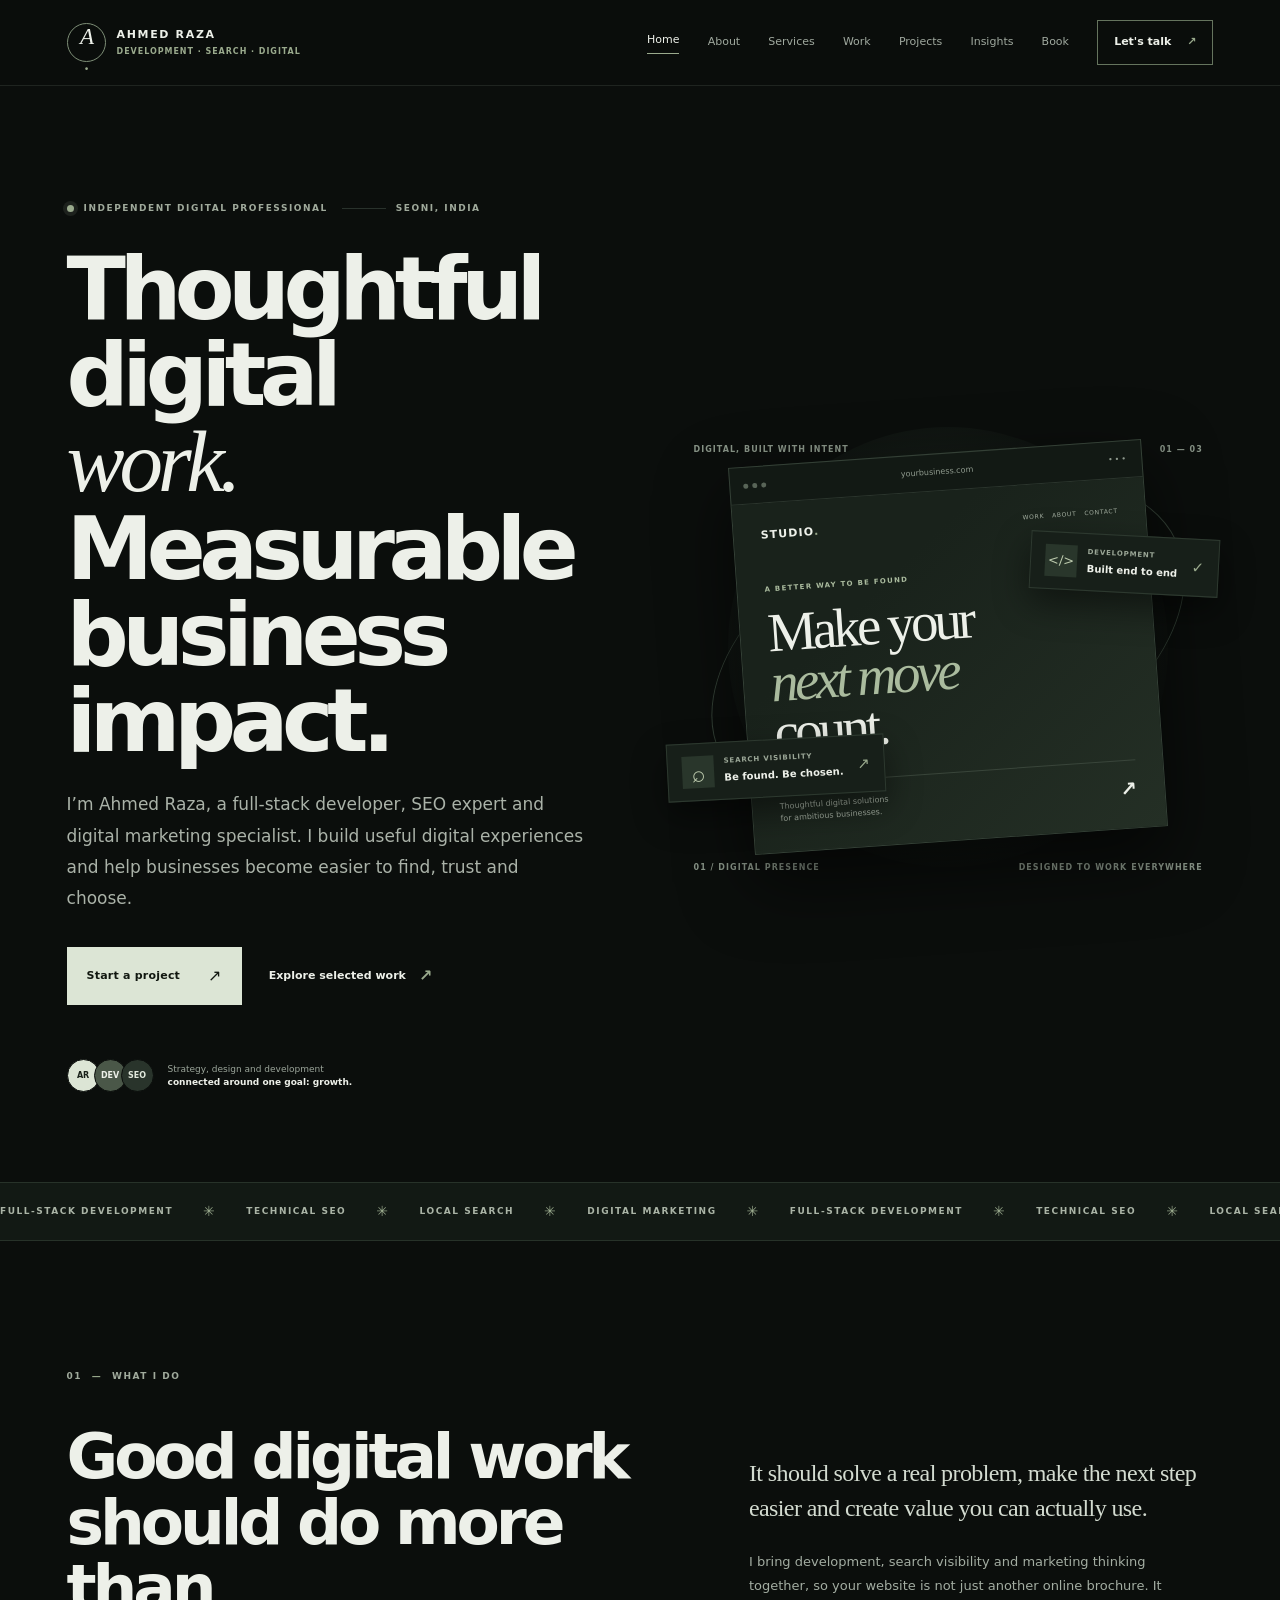
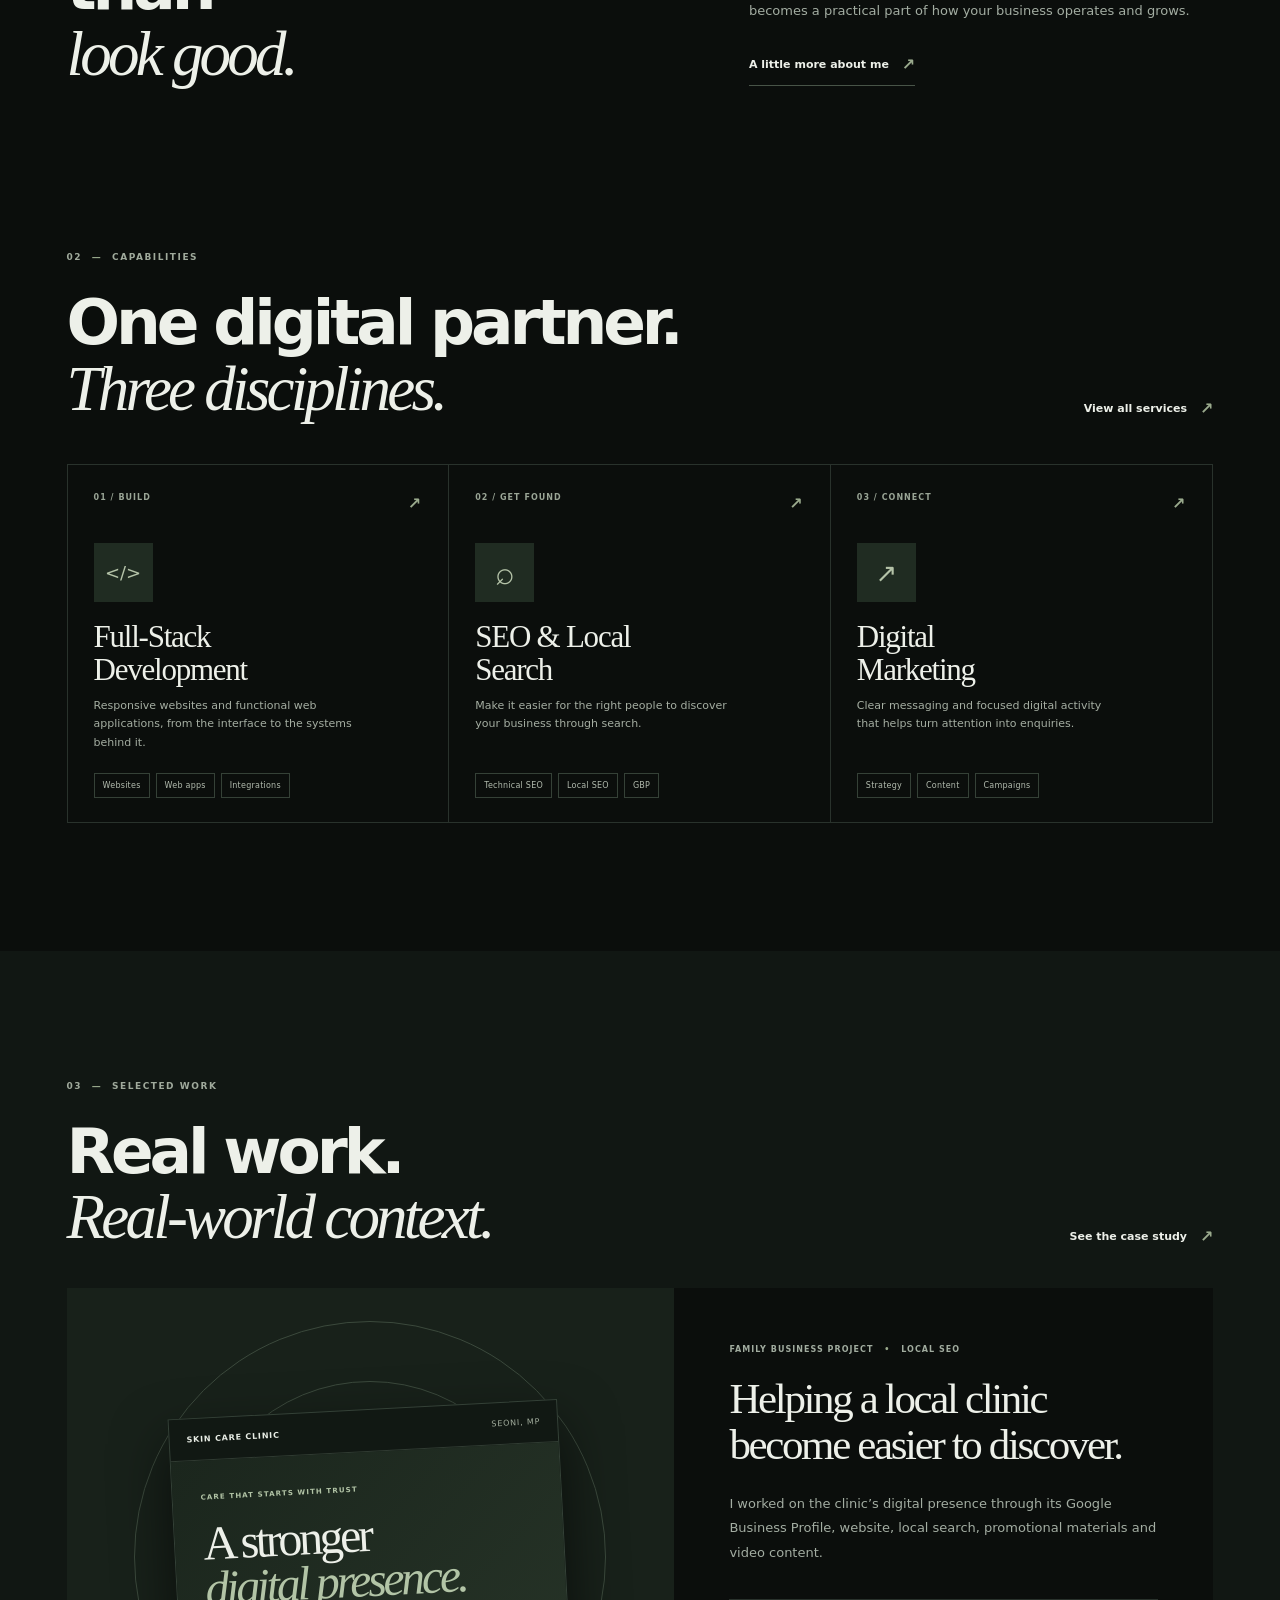
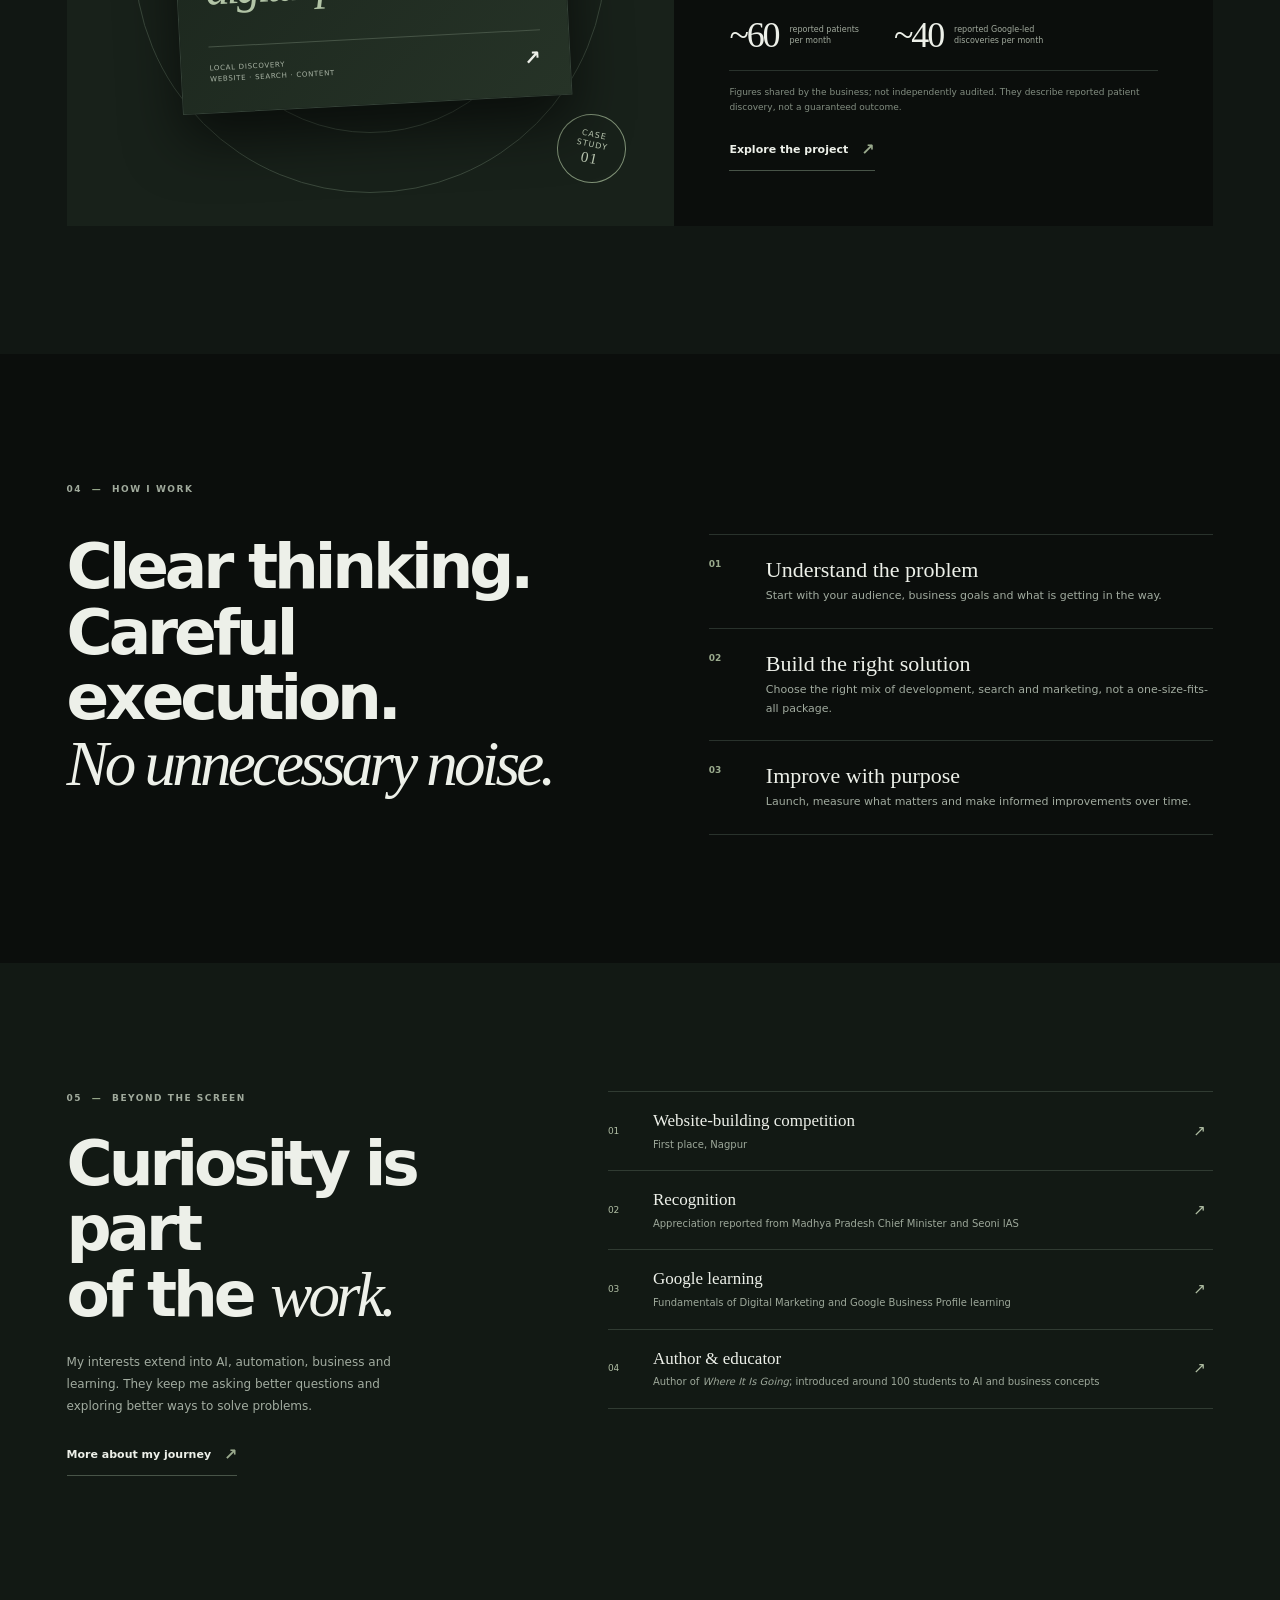
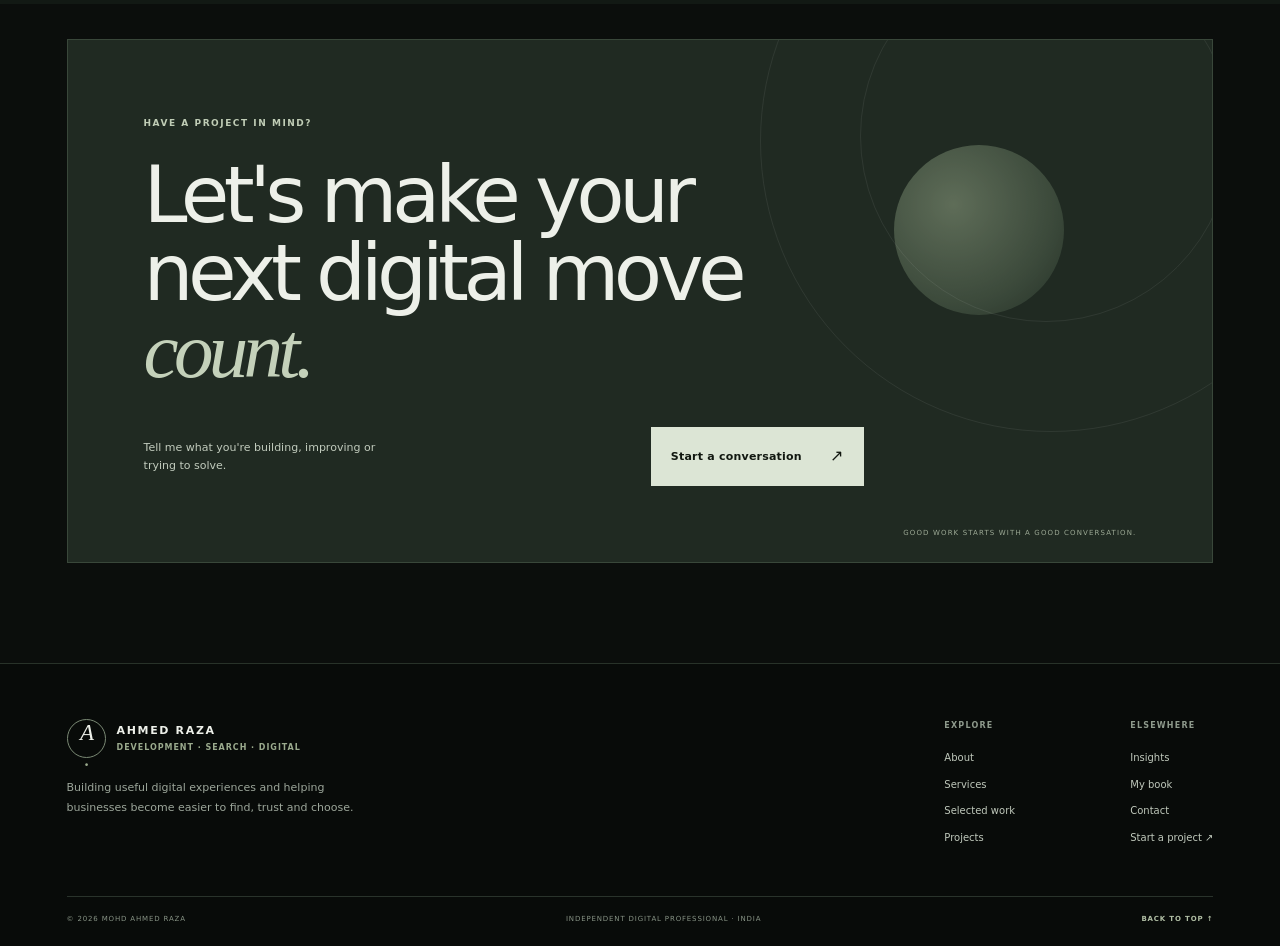
<file: index.html>
<!doctype html>
<html lang="en">
<head>
  <meta charset="utf-8"><meta name="viewport" content="width=device-width, initial-scale=1">
  <meta name="theme-color" content="#0b0e0c">
  <title>Ahmed Raza | Full-Stack Developer, SEO & Digital Marketing</title>
  <meta name="description" content="Ahmed Raza helps businesses build a stronger digital presence through full-stack web development, SEO and practical digital marketing.">
  <meta property="og:title" content="Ahmed Raza | Digital experiences that move business forward">
  <meta property="og:description" content="Full-stack development, SEO and digital marketing for businesses ready to grow their digital presence.">
  <meta property="og:type" content="website"><link rel="icon" href="assets/favicon.svg" type="image/svg+xml"><link rel="stylesheet" href="styles.css">
</head>
<body id="top" data-page="home">
  <header class="site-header"><div class="header-inner"><a class="brand" href="index.html" aria-label="Ahmed Raza home"><span class="brand-mark">A<span>.</span></span><span class="brand-name">AHMED RAZA<small>DEVELOPMENT · SEARCH · DIGITAL</small></span></a><button class="menu-toggle" id="menu-toggle" aria-label="Open navigation" aria-expanded="false"><span></span><span></span></button><nav class="main-nav" id="main-nav"><a href="index.html" data-nav="home">Home</a><a href="about.html" data-nav="about">About</a><a href="services.html" data-nav="services">Services</a><a href="work.html" data-nav="work">Work</a><a href="projects.html" data-nav="projects">Projects</a><a href="insights.html" data-nav="insights">Insights</a><a href="book.html" data-nav="book">Book</a><a class="nav-contact" href="contact.html" data-nav="contact">Let's talk <span>↗</span></a></nav></div></header>
  <main>
    <section class="hero section-shell">
      <div class="hero-copy">
        <div class="eyebrow"><span class="eyebrow-dot"></span> INDEPENDENT DIGITAL PROFESSIONAL <span class="eyebrow-line"></span> SEONI, INDIA</div>
        <h1>Thoughtful digital<br><em>work.</em> Measurable<br>business impact.</h1>
        <p class="hero-lede">I’m Ahmed Raza, a full-stack developer, SEO expert and digital marketing specialist. I build useful digital experiences and help businesses become easier to find, trust and choose.</p>
        <div class="hero-actions"><a class="button button-dark" href="contact.html">Start a project <span aria-hidden="true">↗</span></a><a class="text-link" href="work.html">Explore selected work <span aria-hidden="true">↗</span></a></div>
        <div class="hero-trust"><div class="trust-avatars"><span>AR</span><span>DEV</span><span>SEO</span></div><p>Strategy, design and development<br><strong>connected around one goal: growth.</strong></p></div>
      </div>
      <div class="hero-visual" aria-label="Illustration of a responsive business website and analytics interface">
        <div class="visual-orbit orbit-one"></div><div class="visual-orbit orbit-two"></div>
        <div class="visual-label label-top">DIGITAL, BUILT WITH INTENT <span>01 — 03</span></div>
        <div class="browser-card">
          <div class="browser-top"><div class="browser-dots"><i></i><i></i><i></i></div><span>yourbusiness.com</span><span class="browser-menu">•••</span></div>
          <div class="browser-content"><div class="browser-nav"><b>STUDIO<span>.</span></b><small>WORK&nbsp;&nbsp; ABOUT&nbsp;&nbsp; CONTACT</small></div><div class="browser-kicker">A BETTER WAY TO BE FOUND</div><div class="browser-headline">Make your<br><i>next move</i><br>count.</div><div class="browser-bottom"><span>Thoughtful digital solutions<br>for ambitious businesses.</span><b>↗</b></div></div>
        </div>
        <div class="floating-card code-float"><div class="float-icon">&lt;/&gt;</div><div><small>DEVELOPMENT</small><strong>Built end to end</strong></div><span class="float-check">✓</span></div>
        <div class="floating-card search-float"><div class="search-mark">⌕</div><div><small>SEARCH VISIBILITY</small><strong>Be found. Be chosen.</strong></div><span class="float-check">↗</span></div>
        <div class="visual-caption"><span>01 / DIGITAL PRESENCE</span><span>DESIGNED TO WORK EVERYWHERE</span></div>
      </div>
    </section>

    <section class="ticker" aria-label="Services"><div class="ticker-track"><span>FULL-STACK DEVELOPMENT</span><i>✳</i><span>TECHNICAL SEO</span><i>✳</i><span>LOCAL SEARCH</span><i>✳</i><span>DIGITAL MARKETING</span><i>✳</i><span>FULL-STACK DEVELOPMENT</span><i>✳</i><span>TECHNICAL SEO</span><i>✳</i><span>LOCAL SEARCH</span><i>✳</i><span>DIGITAL MARKETING</span><i>✳</i></div></section>

    <section class="section section-shell intro-section">
      <div class="section-index">01 <span>—</span> WHAT I DO</div>
      <div class="intro-grid"><h2>Good digital work<br>should do more than<br><em>look good.</em></h2><div class="intro-text"><p class="large-copy">It should solve a real problem, make the next step easier and create value you can actually use.</p><p>I bring development, search visibility and marketing thinking together, so your website is not just another online brochure. It becomes a practical part of how your business operates and grows.</p><a class="underlined-link" href="about.html">A little more about me <span>↗</span></a></div></div>
    </section>

    <section class="section section-shell services-preview">
      <div class="section-heading"><div><div class="section-index">02 <span>—</span> CAPABILITIES</div><h2>One digital partner.<br><em>Three disciplines.</em></h2></div><a class="text-link desktop-link" href="services.html">View all services <span>↗</span></a></div>
      <div class="service-grid">
        <a class="service-card" href="services.html#development"><div class="service-top"><span>01 / BUILD</span><span class="service-arrow">↗</span></div><div class="service-symbol symbol-code">&lt;/&gt;</div><h3>Full-Stack<br>Development</h3><p>Responsive websites and functional web applications, from the interface to the systems behind it.</p><div class="service-tags"><span>Websites</span><span>Web apps</span><span>Integrations</span></div></a>
        <a class="service-card" href="services.html#seo"><div class="service-top"><span>02 / GET FOUND</span><span class="service-arrow">↗</span></div><div class="service-symbol symbol-search">⌕</div><h3>SEO & Local<br>Search</h3><p>Make it easier for the right people to discover your business through search.</p><div class="service-tags"><span>Technical SEO</span><span>Local SEO</span><span>GBP</span></div></a>
        <a class="service-card" href="services.html#marketing"><div class="service-top"><span>03 / CONNECT</span><span class="service-arrow">↗</span></div><div class="service-symbol symbol-signal">↗</div><h3>Digital<br>Marketing</h3><p>Clear messaging and focused digital activity that helps turn attention into enquiries.</p><div class="service-tags"><span>Strategy</span><span>Content</span><span>Campaigns</span></div></a>
      </div><a class="text-link mobile-link" href="services.html">View all services <span>↗</span></a>
    </section>

    <section class="section case-section">
      <div class="section-shell"><div class="section-heading case-heading"><div><div class="section-index">03 <span>—</span> SELECTED WORK</div><h2>Real work.<br><em>Real-world context.</em></h2></div><a class="text-link desktop-link" href="work.html">See the case study <span>↗</span></a></div>
        <div class="case-feature"><div class="case-visual"><div class="clinic-window"><div class="clinic-top"><b>SKIN CARE CLINIC</b><span>SEONI, MP</span></div><div class="clinic-inner"><div class="clinic-small">CARE THAT STARTS WITH TRUST</div><div class="clinic-title">A stronger<br><i>digital presence.</i></div><div class="clinic-line"></div><div class="clinic-bottom"><span>LOCAL DISCOVERY<br>WEBSITE · SEARCH · CONTENT</span><b>↗</b></div></div></div><div class="case-stamp">CASE<br>STUDY<br><b>01</b></div></div>
          <div class="case-copy"><div class="case-meta">FAMILY BUSINESS PROJECT <span>•</span> LOCAL SEO</div><h3>Helping a local clinic become easier to discover.</h3><p>I worked on the clinic’s digital presence through its Google Business Profile, website, local search, promotional materials and video content.</p><div class="case-metrics"><div><strong>~60</strong><span>reported patients<br>per month</span></div><div><strong>~40</strong><span>reported Google-led<br>discoveries per month</span></div></div><p class="fine-print">Figures shared by the business; not independently audited. They describe reported patient discovery, not a guaranteed outcome.</p><a class="underlined-link" href="work.html">Explore the project <span>↗</span></a></div></div>
      </div>
    </section>

    <section class="section section-shell approach-section">
      <div class="section-index">04 <span>—</span> HOW I WORK</div><div class="approach-grid"><h2>Clear thinking.<br>Careful execution.<br><em>No unnecessary noise.</em></h2><div class="steps"><div class="step"><span>01</span><div><h3>Understand the problem</h3><p>Start with your audience, business goals and what is getting in the way.</p></div></div><div class="step"><span>02</span><div><h3>Build the right solution</h3><p>Choose the right mix of development, search and marketing, not a one-size-fits-all package.</p></div></div><div class="step"><span>03</span><div><h3>Improve with purpose</h3><p>Launch, measure what matters and make informed improvements over time.</p></div></div></div></div>
    </section>

    <section class="section credentials-section"><div class="section-shell credentials-grid"><div><div class="section-index">05 <span>—</span> BEYOND THE SCREEN</div><h2>Curiosity is part<br>of the <em>work.</em></h2><p class="muted-copy">My interests extend into AI, automation, business and learning. They keep me asking better questions and exploring better ways to solve problems.</p><a class="underlined-link" href="about.html#recognition">More about my journey <span>↗</span></a></div><div class="credential-list"><div class="credential-row"><span class="credential-no">01</span><div><b>Website-building competition</b><p>First place, Nagpur</p></div><span class="credential-mark">↗</span></div><div class="credential-row"><span class="credential-no">02</span><div><b>Recognition</b><p>Appreciation reported from Madhya Pradesh Chief Minister and Seoni IAS</p></div><span class="credential-mark">↗</span></div><div class="credential-row"><span class="credential-no">03</span><div><b>Google learning</b><p>Fundamentals of Digital Marketing and Google Business Profile learning</p></div><span class="credential-mark">↗</span></div><div class="credential-row"><span class="credential-no">04</span><div><b>Author & educator</b><p>Author of <i>Where It Is Going</i>; introduced around 100 students to AI and business concepts</p></div><span class="credential-mark">↗</span></div></div></div></section>

    <section class="section section-shell final-cta"><div class="cta-card"><div class="cta-orb"></div><div class="section-index">HAVE A PROJECT IN MIND?</div><h2>Let's make your<br>next digital move<br><em>count.</em></h2><div class="cta-bottom"><p>Tell me what you're building, improving or trying to solve.</p><a class="button button-light" href="contact.html">Start a conversation <span>↗</span></a></div><span class="cta-note">GOOD WORK STARTS WITH A GOOD CONVERSATION.</span></div></section>
  </main>
  <footer class="site-footer"><div class="section-shell"><div class="footer-main"><div class="footer-brand"><a class="brand brand-footer" href="index.html"><span class="brand-mark">A<span>.</span></span><span class="brand-name">AHMED RAZA<small>DEVELOPMENT · SEARCH · DIGITAL</small></span></a><p>Building useful digital experiences and helping businesses become easier to find, trust and choose.</p></div><div class="footer-links"><div><span>EXPLORE</span><a href="about.html">About</a><a href="services.html">Services</a><a href="work.html">Selected work</a><a href="projects.html">Projects</a></div><div><span>ELSEWHERE</span><a href="insights.html">Insights</a><a href="book.html">My book</a><a href="contact.html">Contact</a><a href="contact.html">Start a project ↗</a></div></div></div><div class="footer-bottom"><span>© <span id="year"></span> MOHD AHMED RAZA</span><span>INDEPENDENT DIGITAL PROFESSIONAL · INDIA</span><a href="#top" class="back-top">BACK TO TOP ↑</a></div></div></footer><script src="script.js"></script>
</body></html>
</file>
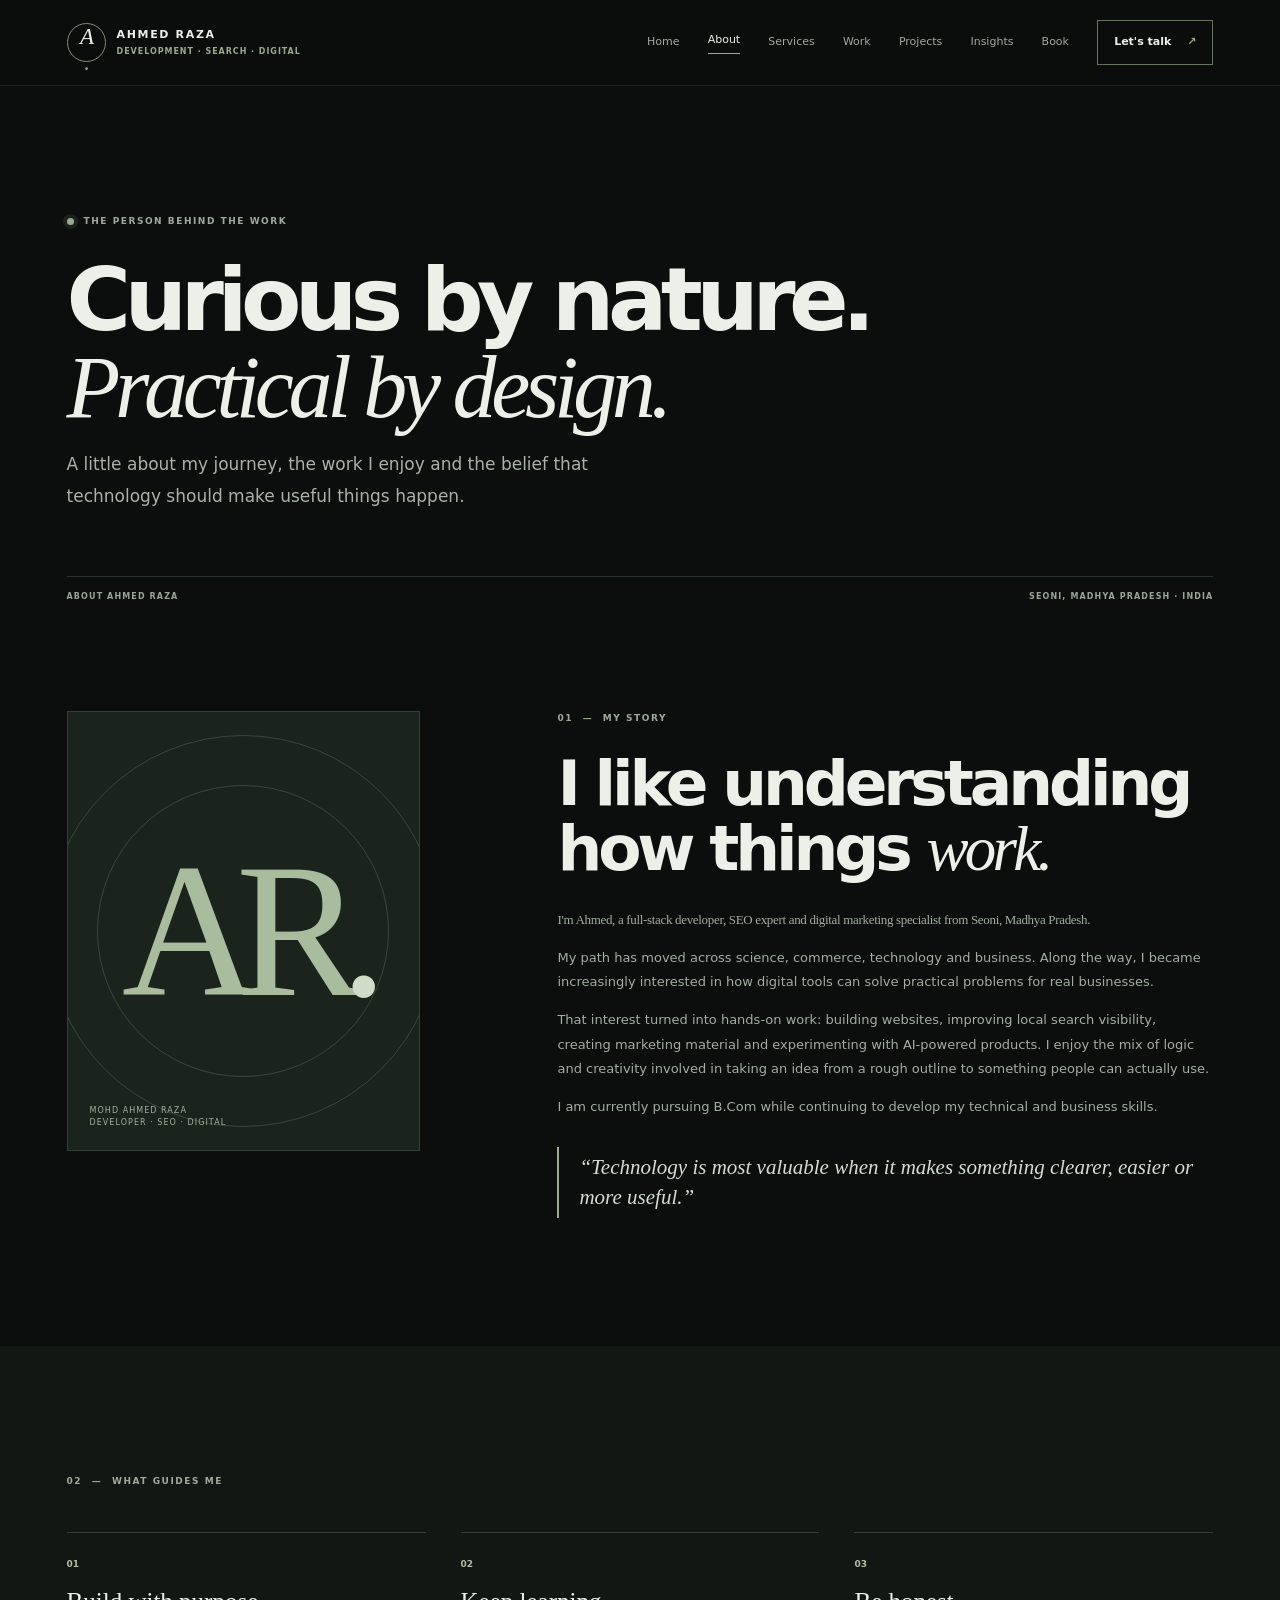
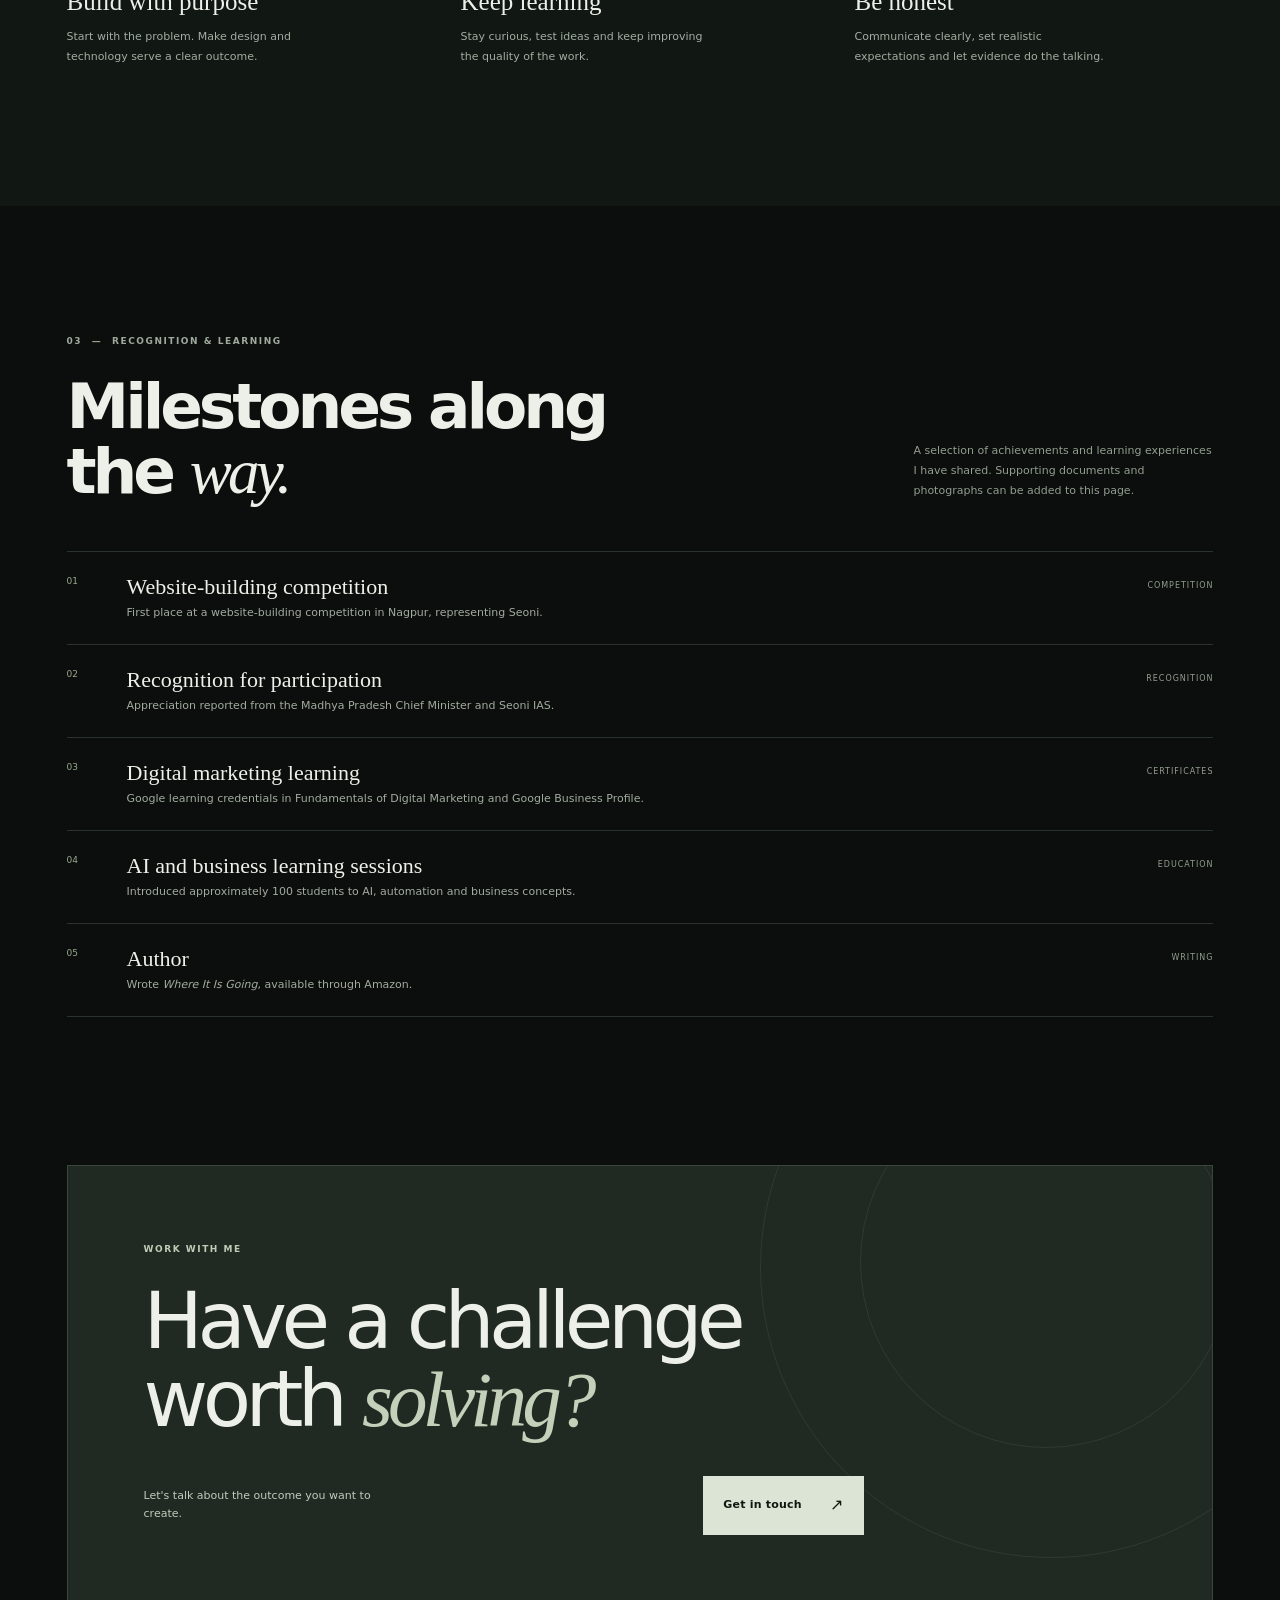
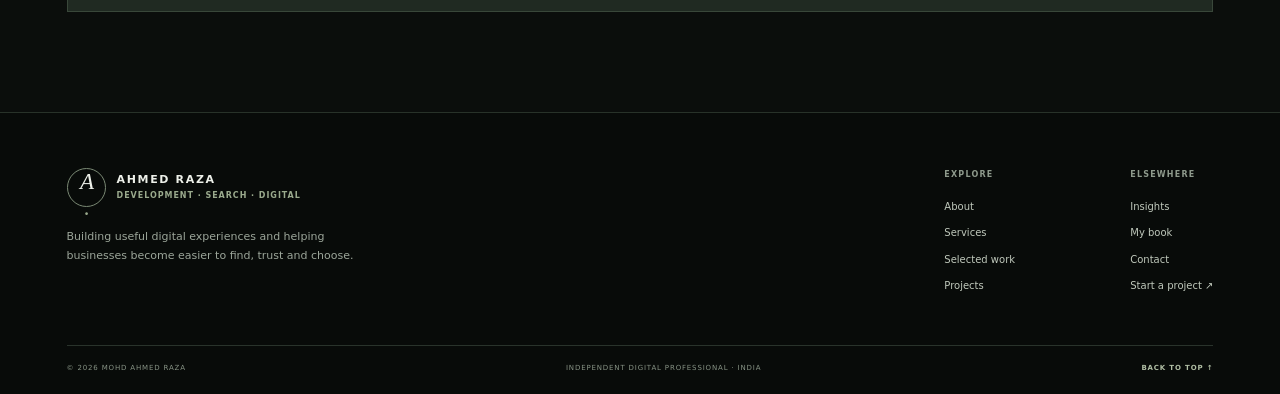
<file: about.html>
<!doctype html><html lang="en"><head><meta charset="utf-8"><meta name="viewport" content="width=device-width,initial-scale=1"><meta name="theme-color" content="#0b0e0c"><title>About Ahmed Raza | Developer, SEO & Digital Marketing</title><meta name="description" content="Get to know Ahmed Raza: a full-stack developer, SEO expert and digital marketing specialist focused on practical business solutions."><link rel="icon" href="assets/favicon.svg" type="image/svg+xml"><link rel="stylesheet" href="styles.css"></head><body id="top" data-page="about"><header class="site-header"><div class="header-inner"><a class="brand" href="index.html" aria-label="Ahmed Raza home"><span class="brand-mark">A<span>.</span></span><span class="brand-name">AHMED RAZA<small>DEVELOPMENT · SEARCH · DIGITAL</small></span></a><button class="menu-toggle" id="menu-toggle" aria-label="Open navigation" aria-expanded="false"><span></span><span></span></button><nav class="main-nav" id="main-nav"><a href="index.html" data-nav="home">Home</a><a href="about.html" data-nav="about">About</a><a href="services.html" data-nav="services">Services</a><a href="work.html" data-nav="work">Work</a><a href="projects.html" data-nav="projects">Projects</a><a href="insights.html" data-nav="insights">Insights</a><a href="book.html" data-nav="book">Book</a><a class="nav-contact" href="contact.html" data-nav="contact">Let's talk <span>↗</span></a></nav></div></header><main>
<section class="page-hero section-shell"><div class="eyebrow"><span class="eyebrow-dot"></span> THE PERSON BEHIND THE WORK</div><h1>Curious by nature.<br><em>Practical by design.</em></h1><p class="page-lede">A little about my journey, the work I enjoy and the belief that technology should make useful things happen.</p><div class="page-hero-meta"><span>ABOUT AHMED RAZA</span><span>SEONI, MADHYA PRADESH · INDIA</span></div></section>
<section class="section section-shell about-main"><div class="about-portrait"><div class="portrait-monogram">AR<span>.</span></div><div class="portrait-caption">MOHD AHMED RAZA<br>DEVELOPER · SEO · DIGITAL</div></div><div class="about-story"><div class="section-index">01 <span>—</span> MY STORY</div><h2>I like understanding<br>how things <em>work.</em></h2><p class="large-copy">I'm Ahmed, a full-stack developer, SEO expert and digital marketing specialist from Seoni, Madhya Pradesh.</p><p>My path has moved across science, commerce, technology and business. Along the way, I became increasingly interested in how digital tools can solve practical problems for real businesses.</p><p>That interest turned into hands-on work: building websites, improving local search visibility, creating marketing material and experimenting with AI-powered products. I enjoy the mix of logic and creativity involved in taking an idea from a rough outline to something people can actually use.</p><p>I am currently pursuing B.Com while continuing to develop my technical and business skills.</p><blockquote>“Technology is most valuable when it makes something clearer, easier or more useful.”</blockquote></div></section>
<section class="section values-section"><div class="section-shell"><div class="section-index">02 <span>—</span> WHAT GUIDES ME</div><div class="values-grid"><div><span>01</span><h3>Build with purpose</h3><p>Start with the problem. Make design and technology serve a clear outcome.</p></div><div><span>02</span><h3>Keep learning</h3><p>Stay curious, test ideas and keep improving the quality of the work.</p></div><div><span>03</span><h3>Be honest</h3><p>Communicate clearly, set realistic expectations and let evidence do the talking.</p></div></div></div></section>
<section class="section section-shell" id="recognition"><div class="section-heading"><div><div class="section-index">03 <span>—</span> RECOGNITION & LEARNING</div><h2>Milestones along<br>the <em>way.</em></h2></div><p class="heading-aside">A selection of achievements and learning experiences I have shared. Supporting documents and photographs can be added to this page.</p></div><div class="timeline"><div class="timeline-item"><span>01</span><div><h3>Website-building competition</h3><p>First place at a website-building competition in Nagpur, representing Seoni.</p></div><small>COMPETITION</small></div><div class="timeline-item"><span>02</span><div><h3>Recognition for participation</h3><p>Appreciation reported from the Madhya Pradesh Chief Minister and Seoni IAS.</p></div><small>RECOGNITION</small></div><div class="timeline-item"><span>03</span><div><h3>Digital marketing learning</h3><p>Google learning credentials in Fundamentals of Digital Marketing and Google Business Profile.</p></div><small>CERTIFICATES</small></div><div class="timeline-item"><span>04</span><div><h3>AI and business learning sessions</h3><p>Introduced approximately 100 students to AI, automation and business concepts.</p></div><small>EDUCATION</small></div><div class="timeline-item"><span>05</span><div><h3>Author</h3><p>Wrote <i>Where It Is Going</i>, available through Amazon.</p></div><small>WRITING</small></div></div></section>
<section class="section section-shell final-cta compact-cta"><div class="cta-card"><div class="section-index">WORK WITH ME</div><h2>Have a challenge<br>worth <em>solving?</em></h2><div class="cta-bottom"><p>Let's talk about the outcome you want to create.</p><a class="button button-light" href="contact.html">Get in touch <span>↗</span></a></div></div></section>
</main><footer class="site-footer"><div class="section-shell"><div class="footer-main"><div class="footer-brand"><a class="brand brand-footer" href="index.html"><span class="brand-mark">A<span>.</span></span><span class="brand-name">AHMED RAZA<small>DEVELOPMENT · SEARCH · DIGITAL</small></span></a><p>Building useful digital experiences and helping businesses become easier to find, trust and choose.</p></div><div class="footer-links"><div><span>EXPLORE</span><a href="about.html">About</a><a href="services.html">Services</a><a href="work.html">Selected work</a><a href="projects.html">Projects</a></div><div><span>ELSEWHERE</span><a href="insights.html">Insights</a><a href="book.html">My book</a><a href="contact.html">Contact</a><a href="contact.html">Start a project ↗</a></div></div></div><div class="footer-bottom"><span>© <span id="year"></span> MOHD AHMED RAZA</span><span>INDEPENDENT DIGITAL PROFESSIONAL · INDIA</span><a href="#top" class="back-top">BACK TO TOP ↑</a></div></div></footer><script src="script.js"></script></body></html>
</file>
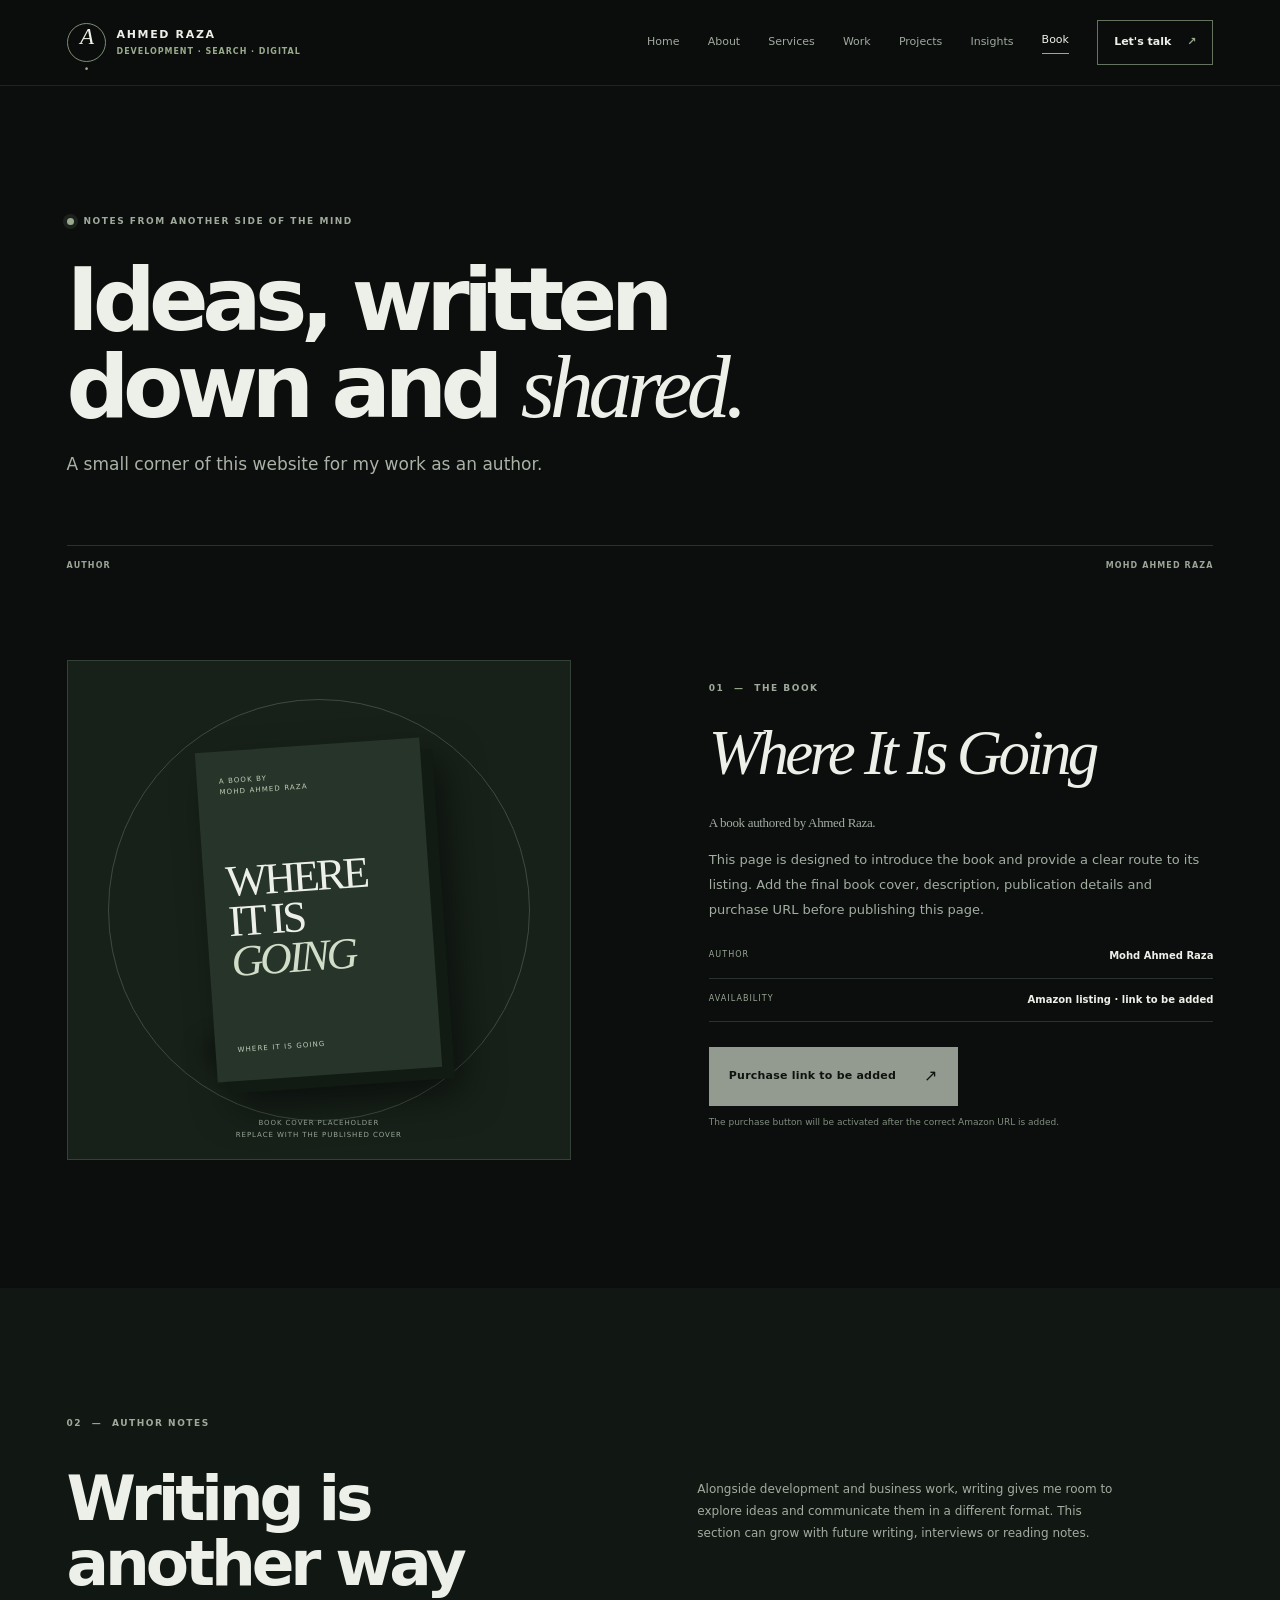
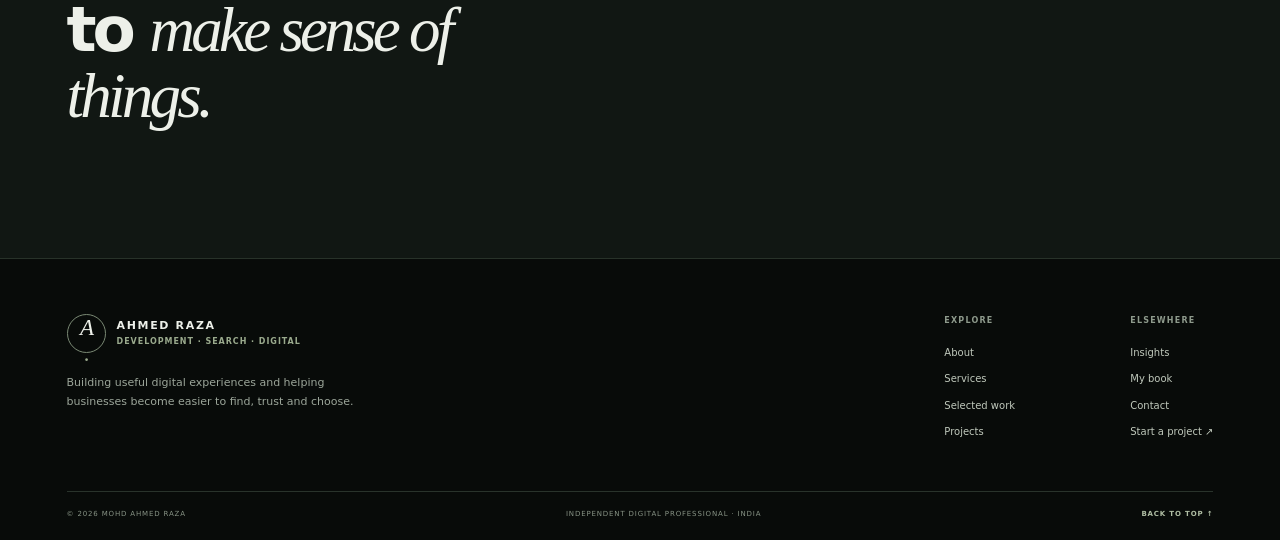
<file: book.html>
<!doctype html><html lang="en"><head><meta charset="utf-8"><meta name="viewport" content="width=device-width,initial-scale=1"><meta name="theme-color" content="#0b0e0c"><title>Where It Is Going | Ahmed Raza</title><meta name="description" content="Discover Where It Is Going, a book authored by Ahmed Raza."><link rel="icon" href="assets/favicon.svg" type="image/svg+xml"><link rel="stylesheet" href="styles.css"></head><body id="top" data-page="book"><header class="site-header"><div class="header-inner"><a class="brand" href="index.html" aria-label="Ahmed Raza home"><span class="brand-mark">A<span>.</span></span><span class="brand-name">AHMED RAZA<small>DEVELOPMENT · SEARCH · DIGITAL</small></span></a><button class="menu-toggle" id="menu-toggle" aria-label="Open navigation" aria-expanded="false"><span></span><span></span></button><nav class="main-nav" id="main-nav"><a href="index.html" data-nav="home">Home</a><a href="about.html" data-nav="about">About</a><a href="services.html" data-nav="services">Services</a><a href="work.html" data-nav="work">Work</a><a href="projects.html" data-nav="projects">Projects</a><a href="insights.html" data-nav="insights">Insights</a><a href="book.html" data-nav="book">Book</a><a class="nav-contact" href="contact.html" data-nav="contact">Let's talk <span>↗</span></a></nav></div></header><main>
<section class="page-hero section-shell"><div class="eyebrow"><span class="eyebrow-dot"></span> NOTES FROM ANOTHER SIDE OF THE MIND</div><h1>Ideas, written<br>down and <em>shared.</em></h1><p class="page-lede">A small corner of this website for my work as an author.</p><div class="page-hero-meta"><span>AUTHOR</span><span>MOHD AHMED RAZA</span></div></section>
<section class="section section-shell book-layout"><div class="book-stage"><div class="book-shadow"></div><div class="book-cover"><div class="book-cover-top">A BOOK BY<br>MOHD AHMED RAZA</div><div class="book-title">WHERE<br>IT IS<br><em>GOING</em></div><div class="book-cover-bottom">WHERE IT IS GOING</div></div><div class="book-caption">BOOK COVER PLACEHOLDER<br>REPLACE WITH THE PUBLISHED COVER</div></div><div class="book-copy"><div class="section-index">01 <span>—</span> THE BOOK</div><h2><em>Where It Is Going</em></h2><p class="large-copy">A book authored by Ahmed Raza.</p><p>This page is designed to introduce the book and provide a clear route to its listing. Add the final book cover, description, publication details and purchase URL before publishing this page.</p><div class="book-detail"><span>AUTHOR</span><b>Mohd Ahmed Raza</b></div><div class="book-detail"><span>AVAILABILITY</span><b>Amazon listing · link to be added</b></div><span class="button button-dark disabled-button" aria-disabled="true">Purchase link to be added <span>↗</span></span><p class="fine-print">The purchase button will be activated after the correct Amazon URL is added.</p></div></section>
<section class="section values-section"><div class="section-shell"><div class="section-index">02 <span>—</span> AUTHOR NOTES</div><div class="author-note"><h2>Writing is another way<br>to <em>make sense of things.</em></h2><p>Alongside development and business work, writing gives me room to explore ideas and communicate them in a different format. This section can grow with future writing, interviews or reading notes.</p></div></div></section>
</main><footer class="site-footer"><div class="section-shell"><div class="footer-main"><div class="footer-brand"><a class="brand brand-footer" href="index.html"><span class="brand-mark">A<span>.</span></span><span class="brand-name">AHMED RAZA<small>DEVELOPMENT · SEARCH · DIGITAL</small></span></a><p>Building useful digital experiences and helping businesses become easier to find, trust and choose.</p></div><div class="footer-links"><div><span>EXPLORE</span><a href="about.html">About</a><a href="services.html">Services</a><a href="work.html">Selected work</a><a href="projects.html">Projects</a></div><div><span>ELSEWHERE</span><a href="insights.html">Insights</a><a href="book.html">My book</a><a href="contact.html">Contact</a><a href="contact.html">Start a project ↗</a></div></div></div><div class="footer-bottom"><span>© <span id="year"></span> MOHD AHMED RAZA</span><span>INDEPENDENT DIGITAL PROFESSIONAL · INDIA</span><a href="#top" class="back-top">BACK TO TOP ↑</a></div></div></footer><script src="script.js"></script></body></html>
</file>
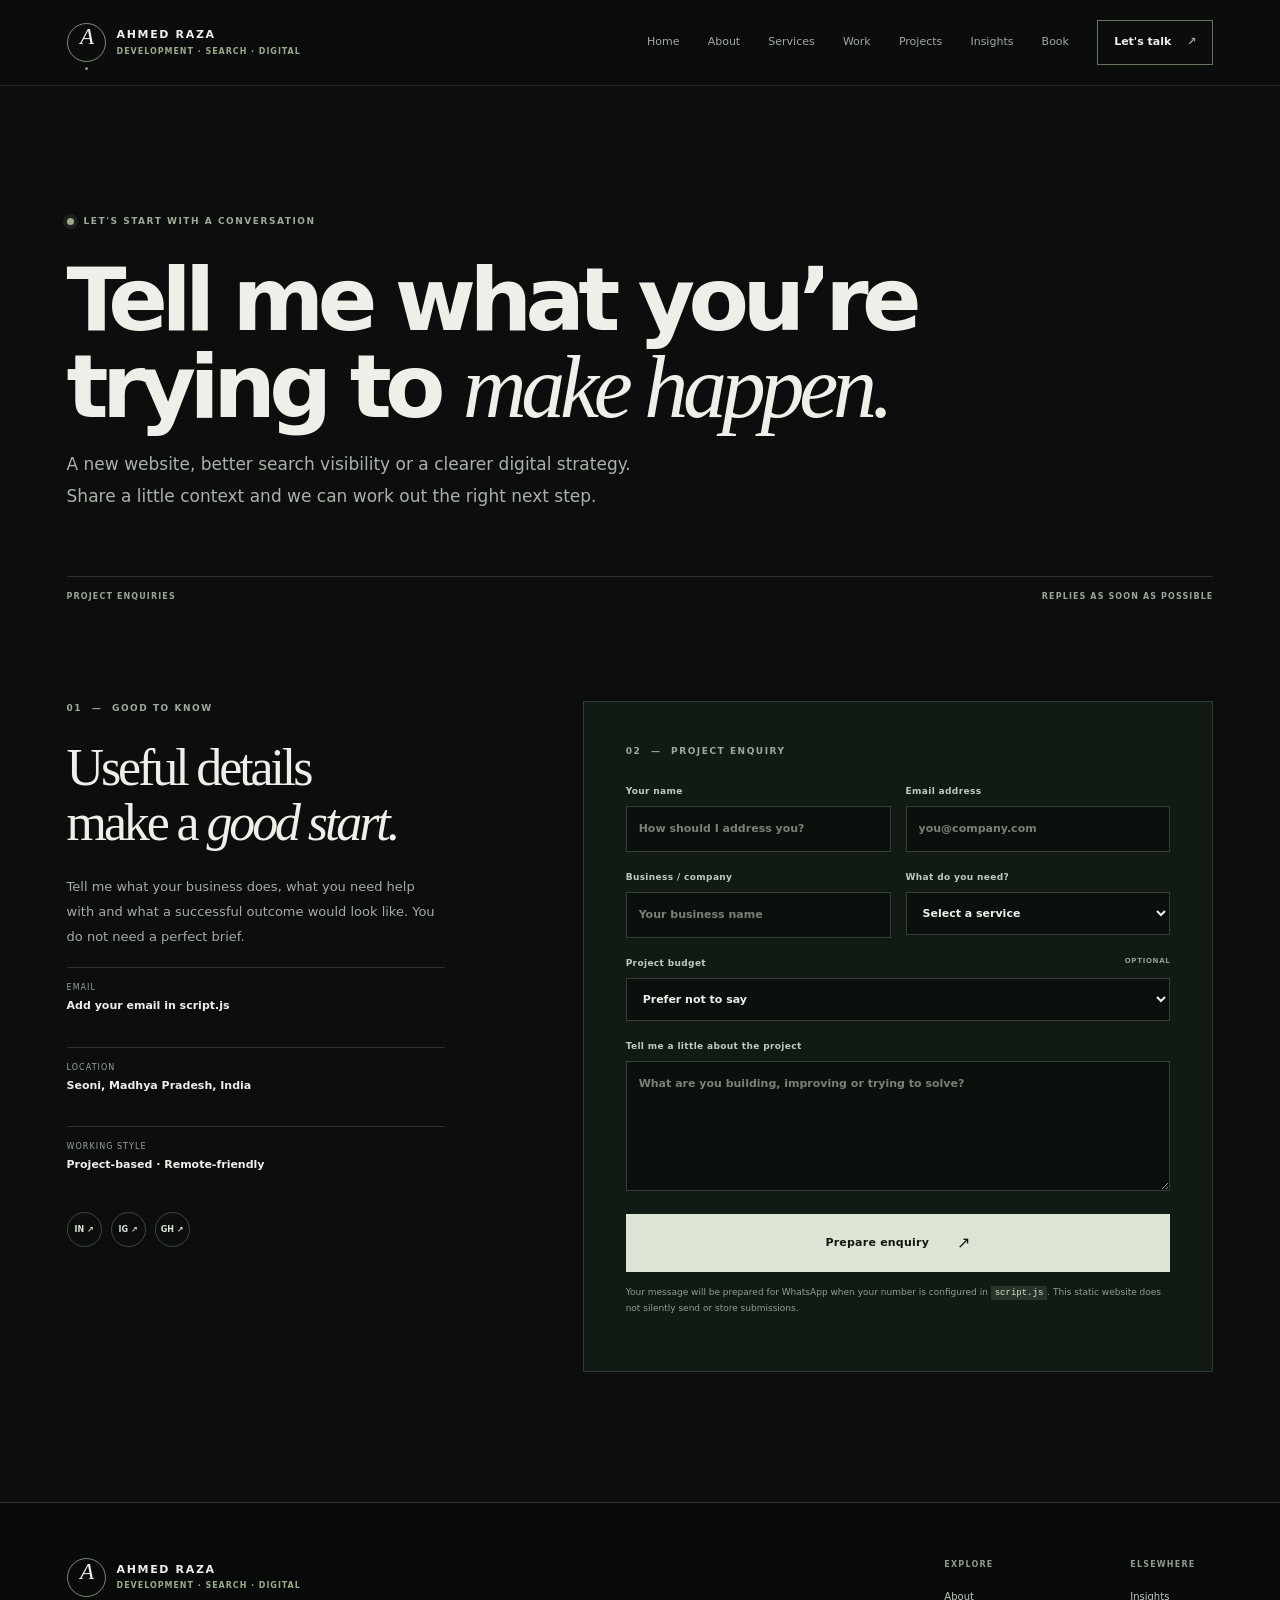
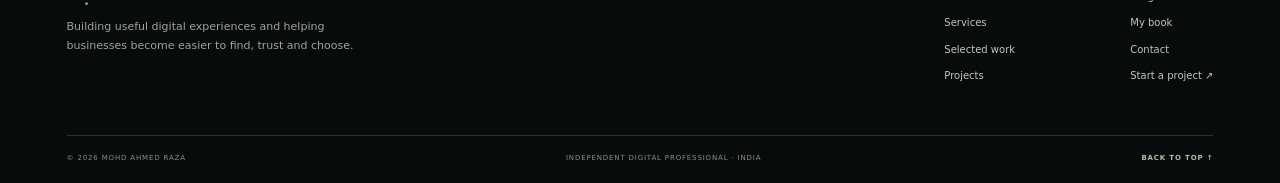
<file: contact.html>
<!doctype html><html lang="en"><head><meta charset="utf-8"><meta name="viewport" content="width=device-width,initial-scale=1"><meta name="theme-color" content="#0b0e0c"><title>Contact Ahmed Raza | Start a Project</title><meta name="description" content="Contact Ahmed Raza about full-stack development, SEO, local search and digital marketing projects."><link rel="icon" href="assets/favicon.svg" type="image/svg+xml"><link rel="stylesheet" href="styles.css"></head><body id="top" data-page="contact"><header class="site-header"><div class="header-inner"><a class="brand" href="index.html" aria-label="Ahmed Raza home"><span class="brand-mark">A<span>.</span></span><span class="brand-name">AHMED RAZA<small>DEVELOPMENT · SEARCH · DIGITAL</small></span></a><button class="menu-toggle" id="menu-toggle" aria-label="Open navigation" aria-expanded="false"><span></span><span></span></button><nav class="main-nav" id="main-nav"><a href="index.html" data-nav="home">Home</a><a href="about.html" data-nav="about">About</a><a href="services.html" data-nav="services">Services</a><a href="work.html" data-nav="work">Work</a><a href="projects.html" data-nav="projects">Projects</a><a href="insights.html" data-nav="insights">Insights</a><a href="book.html" data-nav="book">Book</a><a class="nav-contact" href="contact.html" data-nav="contact">Let's talk <span>↗</span></a></nav></div></header><main>
<section class="page-hero section-shell"><div class="eyebrow"><span class="eyebrow-dot"></span> LET'S START WITH A CONVERSATION</div><h1>Tell me what you’re<br>trying to <em>make happen.</em></h1><p class="page-lede">A new website, better search visibility or a clearer digital strategy. Share a little context and we can work out the right next step.</p><div class="page-hero-meta"><span>PROJECT ENQUIRIES</span><span>REPLIES AS SOON AS POSSIBLE</span></div></section>
<section class="section section-shell contact-layout"><div class="contact-aside"><div class="section-index">01 <span>—</span> GOOD TO KNOW</div><h2>Useful details<br>make a <em>good start.</em></h2><p>Tell me what your business does, what you need help with and what a successful outcome would look like. You do not need a perfect brief.</p><div class="contact-method"><span>EMAIL</span><b class="config-email">Add your email in script.js</b></div><div class="contact-method"><span>LOCATION</span><b>Seoni, Madhya Pradesh, India</b></div><div class="contact-method"><span>WORKING STYLE</span><b>Project-based · Remote-friendly</b></div><div class="contact-social"><a href="#" data-placeholder-link aria-label="LinkedIn profile">IN ↗</a><a href="#" data-placeholder-link aria-label="Instagram profile">IG ↗</a><a href="#" data-placeholder-link aria-label="GitHub profile">GH ↗</a></div></div>
<div class="contact-form-wrap"><div class="section-index">02 <span>—</span> PROJECT ENQUIRY</div><form id="contact-form" class="contact-form"><div class="form-row"><label>Your name<input name="name" autocomplete="name" placeholder="How should I address you?" required></label><label>Email address<input type="email" name="email" autocomplete="email" placeholder="you@company.com" required></label></div><div class="form-row"><label>Business / company<input name="company" autocomplete="organization" placeholder="Your business name"></label><label>What do you need?<select name="service" id="service-select" required><option value="" disabled selected>Select a service</option><option>Full-Stack Development</option><option>SEO and Local Search</option><option>Digital Marketing</option><option>Website + SEO</option><option>Something else</option></select></label></div><label>Project budget <span class="optional">OPTIONAL</span><select name="budget"><option value="Not specified">Prefer not to say</option><option>Under ₹10,000</option><option>₹10,000 – ₹25,000</option><option>₹25,000 – ₹50,000</option><option>₹50,000 – ₹1,00,000</option><option>₹1,00,000+</option><option>Let's discuss</option></select></label><label>Tell me a little about the project<textarea name="message" rows="5" placeholder="What are you building, improving or trying to solve?" required></textarea></label><button class="button button-dark form-submit" type="submit">Prepare enquiry <span>↗</span></button><p class="form-note">Your message will be prepared for WhatsApp when your number is configured in <code>script.js</code>. This static website does not silently send or store submissions.</p><div id="form-feedback" class="form-feedback" role="status" aria-live="polite"></div></form></div></section>
</main><footer class="site-footer"><div class="section-shell"><div class="footer-main"><div class="footer-brand"><a class="brand brand-footer" href="index.html"><span class="brand-mark">A<span>.</span></span><span class="brand-name">AHMED RAZA<small>DEVELOPMENT · SEARCH · DIGITAL</small></span></a><p>Building useful digital experiences and helping businesses become easier to find, trust and choose.</p></div><div class="footer-links"><div><span>EXPLORE</span><a href="about.html">About</a><a href="services.html">Services</a><a href="work.html">Selected work</a><a href="projects.html">Projects</a></div><div><span>ELSEWHERE</span><a href="insights.html">Insights</a><a href="book.html">My book</a><a href="contact.html">Contact</a><a href="contact.html">Start a project ↗</a></div></div></div><div class="footer-bottom"><span>© <span id="year"></span> MOHD AHMED RAZA</span><span>INDEPENDENT DIGITAL PROFESSIONAL · INDIA</span><a href="#top" class="back-top">BACK TO TOP ↑</a></div></div></footer><script src="script.js"></script></body></html>
</file>
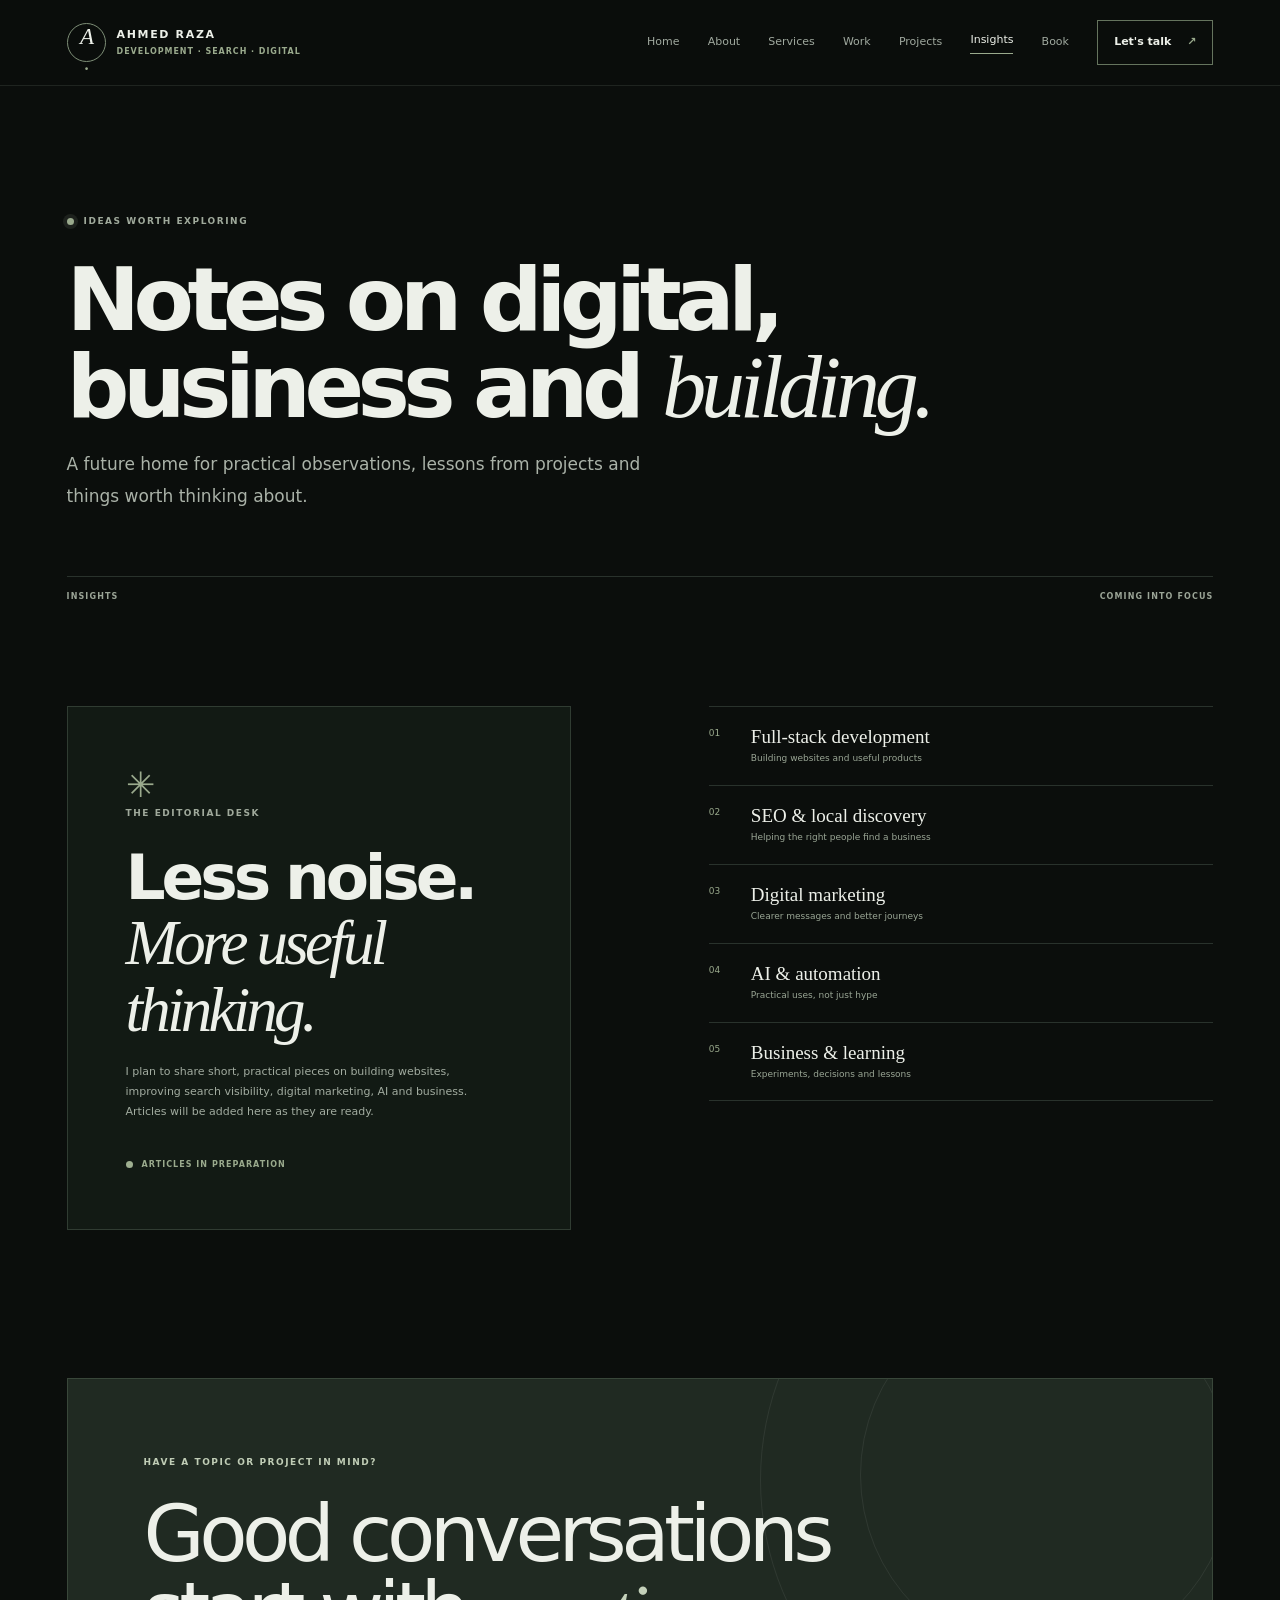
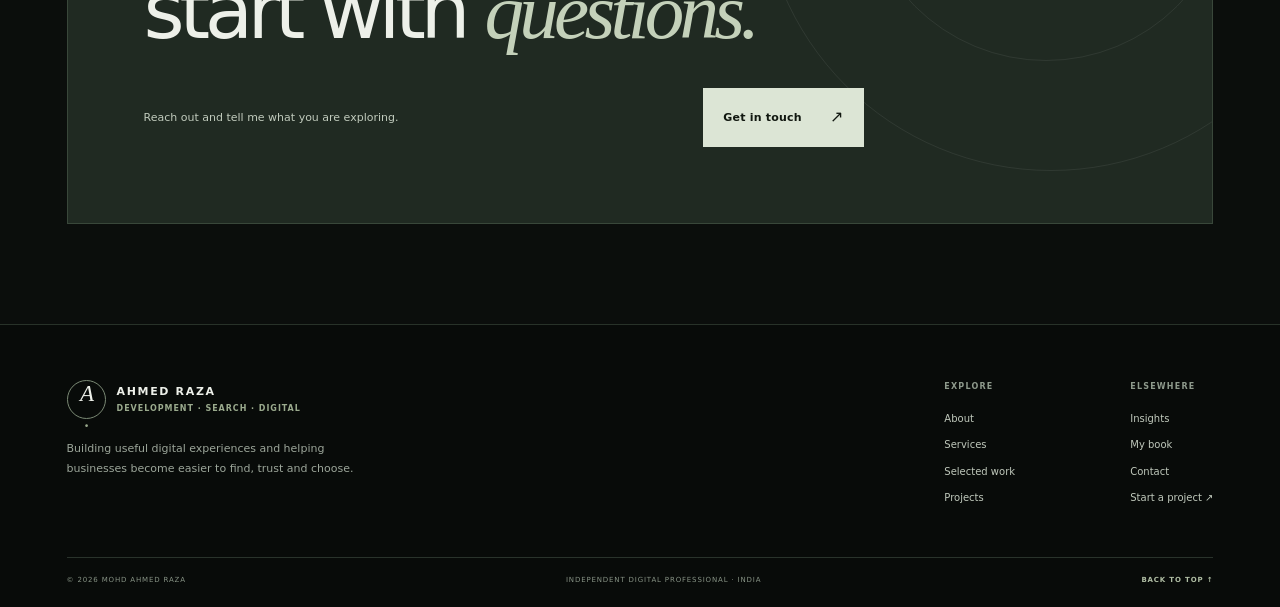
<file: insights.html>
<!doctype html><html lang="en"><head><meta charset="utf-8"><meta name="viewport" content="width=device-width,initial-scale=1"><meta name="theme-color" content="#0b0e0c"><title>Insights | Ahmed Raza</title><meta name="description" content="Notes and perspectives from Ahmed Raza on development, SEO, digital marketing, AI and business."><link rel="icon" href="assets/favicon.svg" type="image/svg+xml"><link rel="stylesheet" href="styles.css"></head><body id="top" data-page="insights"><header class="site-header"><div class="header-inner"><a class="brand" href="index.html" aria-label="Ahmed Raza home"><span class="brand-mark">A<span>.</span></span><span class="brand-name">AHMED RAZA<small>DEVELOPMENT · SEARCH · DIGITAL</small></span></a><button class="menu-toggle" id="menu-toggle" aria-label="Open navigation" aria-expanded="false"><span></span><span></span></button><nav class="main-nav" id="main-nav"><a href="index.html" data-nav="home">Home</a><a href="about.html" data-nav="about">About</a><a href="services.html" data-nav="services">Services</a><a href="work.html" data-nav="work">Work</a><a href="projects.html" data-nav="projects">Projects</a><a href="insights.html" data-nav="insights">Insights</a><a href="book.html" data-nav="book">Book</a><a class="nav-contact" href="contact.html" data-nav="contact">Let's talk <span>↗</span></a></nav></div></header><main>
<section class="page-hero section-shell"><div class="eyebrow"><span class="eyebrow-dot"></span> IDEAS WORTH EXPLORING</div><h1>Notes on digital,<br>business and <em>building.</em></h1><p class="page-lede">A future home for practical observations, lessons from projects and things worth thinking about.</p><div class="page-hero-meta"><span>INSIGHTS</span><span>COMING INTO FOCUS</span></div></section>
<section class="section section-shell insights-intro"><div class="insights-empty"><span class="empty-symbol">✳</span><div class="section-index">THE EDITORIAL DESK</div><h2>Less noise.<br><em>More useful thinking.</em></h2><p>I plan to share short, practical pieces on building websites, improving search visibility, digital marketing, AI and business. Articles will be added here as they are ready.</p><span class="coming-label"><i></i> ARTICLES IN PREPARATION</span></div><div class="topic-list"><div><span>01</span><b>Full-stack development</b><small>Building websites and useful products</small></div><div><span>02</span><b>SEO & local discovery</b><small>Helping the right people find a business</small></div><div><span>03</span><b>Digital marketing</b><small>Clearer messages and better journeys</small></div><div><span>04</span><b>AI & automation</b><small>Practical uses, not just hype</small></div><div><span>05</span><b>Business & learning</b><small>Experiments, decisions and lessons</small></div></div></section>
<section class="section section-shell final-cta compact-cta"><div class="cta-card"><div class="section-index">HAVE A TOPIC OR PROJECT IN MIND?</div><h2>Good conversations<br>start with <em>questions.</em></h2><div class="cta-bottom"><p>Reach out and tell me what you are exploring.</p><a class="button button-light" href="contact.html">Get in touch <span>↗</span></a></div></div></section>
</main><footer class="site-footer"><div class="section-shell"><div class="footer-main"><div class="footer-brand"><a class="brand brand-footer" href="index.html"><span class="brand-mark">A<span>.</span></span><span class="brand-name">AHMED RAZA<small>DEVELOPMENT · SEARCH · DIGITAL</small></span></a><p>Building useful digital experiences and helping businesses become easier to find, trust and choose.</p></div><div class="footer-links"><div><span>EXPLORE</span><a href="about.html">About</a><a href="services.html">Services</a><a href="work.html">Selected work</a><a href="projects.html">Projects</a></div><div><span>ELSEWHERE</span><a href="insights.html">Insights</a><a href="book.html">My book</a><a href="contact.html">Contact</a><a href="contact.html">Start a project ↗</a></div></div></div><div class="footer-bottom"><span>© <span id="year"></span> MOHD AHMED RAZA</span><span>INDEPENDENT DIGITAL PROFESSIONAL · INDIA</span><a href="#top" class="back-top">BACK TO TOP ↑</a></div></div></footer><script src="script.js"></script></body></html>
</file>
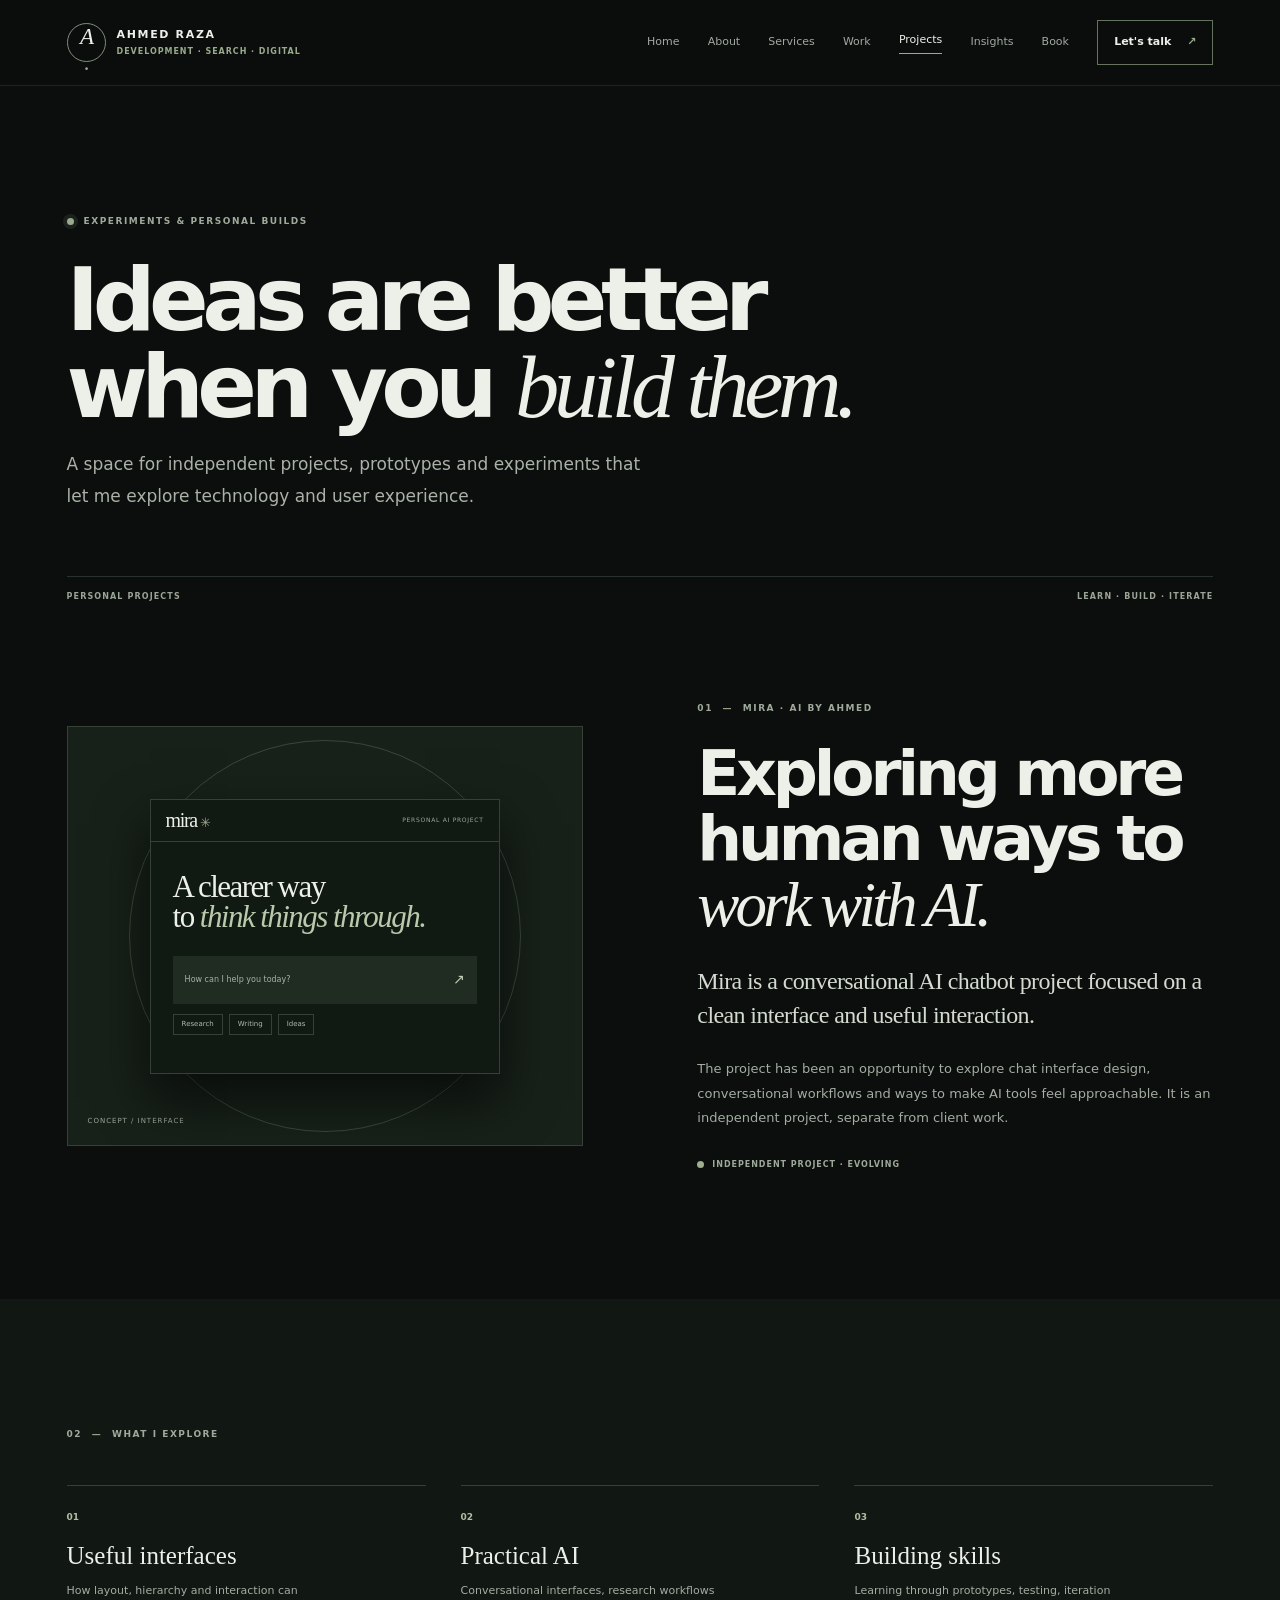
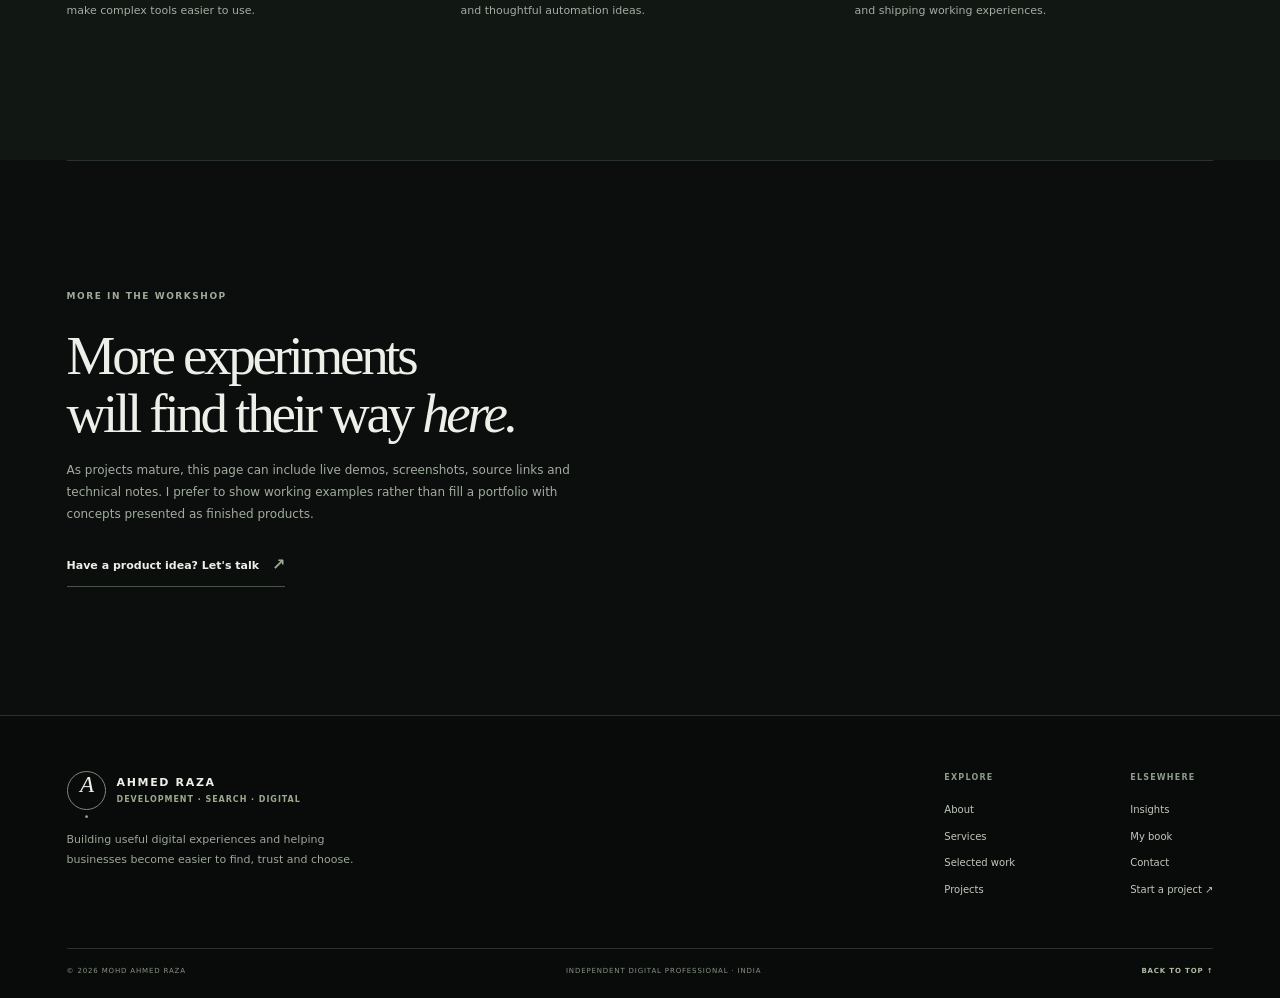
<file: projects.html>
<!doctype html><html lang="en"><head><meta charset="utf-8"><meta name="viewport" content="width=device-width,initial-scale=1"><meta name="theme-color" content="#0b0e0c"><title>Independent Projects | Ahmed Raza</title><meta name="description" content="Explore independent experiments and technology projects by Ahmed Raza, including Mira, an AI chatbot concept."><link rel="icon" href="assets/favicon.svg" type="image/svg+xml"><link rel="stylesheet" href="styles.css"></head><body id="top" data-page="projects"><header class="site-header"><div class="header-inner"><a class="brand" href="index.html" aria-label="Ahmed Raza home"><span class="brand-mark">A<span>.</span></span><span class="brand-name">AHMED RAZA<small>DEVELOPMENT · SEARCH · DIGITAL</small></span></a><button class="menu-toggle" id="menu-toggle" aria-label="Open navigation" aria-expanded="false"><span></span><span></span></button><nav class="main-nav" id="main-nav"><a href="index.html" data-nav="home">Home</a><a href="about.html" data-nav="about">About</a><a href="services.html" data-nav="services">Services</a><a href="work.html" data-nav="work">Work</a><a href="projects.html" data-nav="projects">Projects</a><a href="insights.html" data-nav="insights">Insights</a><a href="book.html" data-nav="book">Book</a><a class="nav-contact" href="contact.html" data-nav="contact">Let's talk <span>↗</span></a></nav></div></header><main>
<section class="page-hero section-shell"><div class="eyebrow"><span class="eyebrow-dot"></span> EXPERIMENTS & PERSONAL BUILDS</div><h1>Ideas are better<br>when you <em>build them.</em></h1><p class="page-lede">A space for independent projects, prototypes and experiments that let me explore technology and user experience.</p><div class="page-hero-meta"><span>PERSONAL PROJECTS</span><span>LEARN · BUILD · ITERATE</span></div></section>
<section class="section section-shell project-feature"><div class="project-art"><div class="mira-window"><div class="mira-top"><span class="mira-logo">mira<span>✳</span></span><span class="mira-status">PERSONAL AI PROJECT</span></div><div class="mira-chat"><div class="mira-greeting">A clearer way<br>to <em>think things through.</em></div><div class="mira-prompt">How can I help you today? <span>↗</span></div><div class="mira-chips"><span>Research</span><span>Writing</span><span>Ideas</span></div></div></div><div class="project-art-tag">CONCEPT / INTERFACE</div></div><div class="project-description"><div class="section-index">01 <span>—</span> MIRA · AI BY AHMED</div><h2>Exploring more<br>human ways to<br><em>work with AI.</em></h2><p class="large-copy">Mira is a conversational AI chatbot project focused on a clean interface and useful interaction.</p><p>The project has been an opportunity to explore chat interface design, conversational workflows and ways to make AI tools feel approachable. It is an independent project, separate from client work.</p><div class="project-status"><span class="status-dot"></span> INDEPENDENT PROJECT · EVOLVING</div></div></section>
<section class="section values-section"><div class="section-shell"><div class="section-index">02 <span>—</span> WHAT I EXPLORE</div><div class="values-grid"><div><span>01</span><h3>Useful interfaces</h3><p>How layout, hierarchy and interaction can make complex tools easier to use.</p></div><div><span>02</span><h3>Practical AI</h3><p>Conversational interfaces, research workflows and thoughtful automation ideas.</p></div><div><span>03</span><h3>Building skills</h3><p>Learning through prototypes, testing, iteration and shipping working experiences.</p></div></div></div></section>
<section class="section section-shell project-note"><div class="section-index">MORE IN THE WORKSHOP</div><h2>More experiments<br>will find their way <em>here.</em></h2><p>As projects mature, this page can include live demos, screenshots, source links and technical notes. I prefer to show working examples rather than fill a portfolio with concepts presented as finished products.</p><a class="underlined-link" href="contact.html">Have a product idea? Let's talk <span>↗</span></a></section>
</main><footer class="site-footer"><div class="section-shell"><div class="footer-main"><div class="footer-brand"><a class="brand brand-footer" href="index.html"><span class="brand-mark">A<span>.</span></span><span class="brand-name">AHMED RAZA<small>DEVELOPMENT · SEARCH · DIGITAL</small></span></a><p>Building useful digital experiences and helping businesses become easier to find, trust and choose.</p></div><div class="footer-links"><div><span>EXPLORE</span><a href="about.html">About</a><a href="services.html">Services</a><a href="work.html">Selected work</a><a href="projects.html">Projects</a></div><div><span>ELSEWHERE</span><a href="insights.html">Insights</a><a href="book.html">My book</a><a href="contact.html">Contact</a><a href="contact.html">Start a project ↗</a></div></div></div><div class="footer-bottom"><span>© <span id="year"></span> MOHD AHMED RAZA</span><span>INDEPENDENT DIGITAL PROFESSIONAL · INDIA</span><a href="#top" class="back-top">BACK TO TOP ↑</a></div></div></footer><script src="script.js"></script></body></html>
</file>
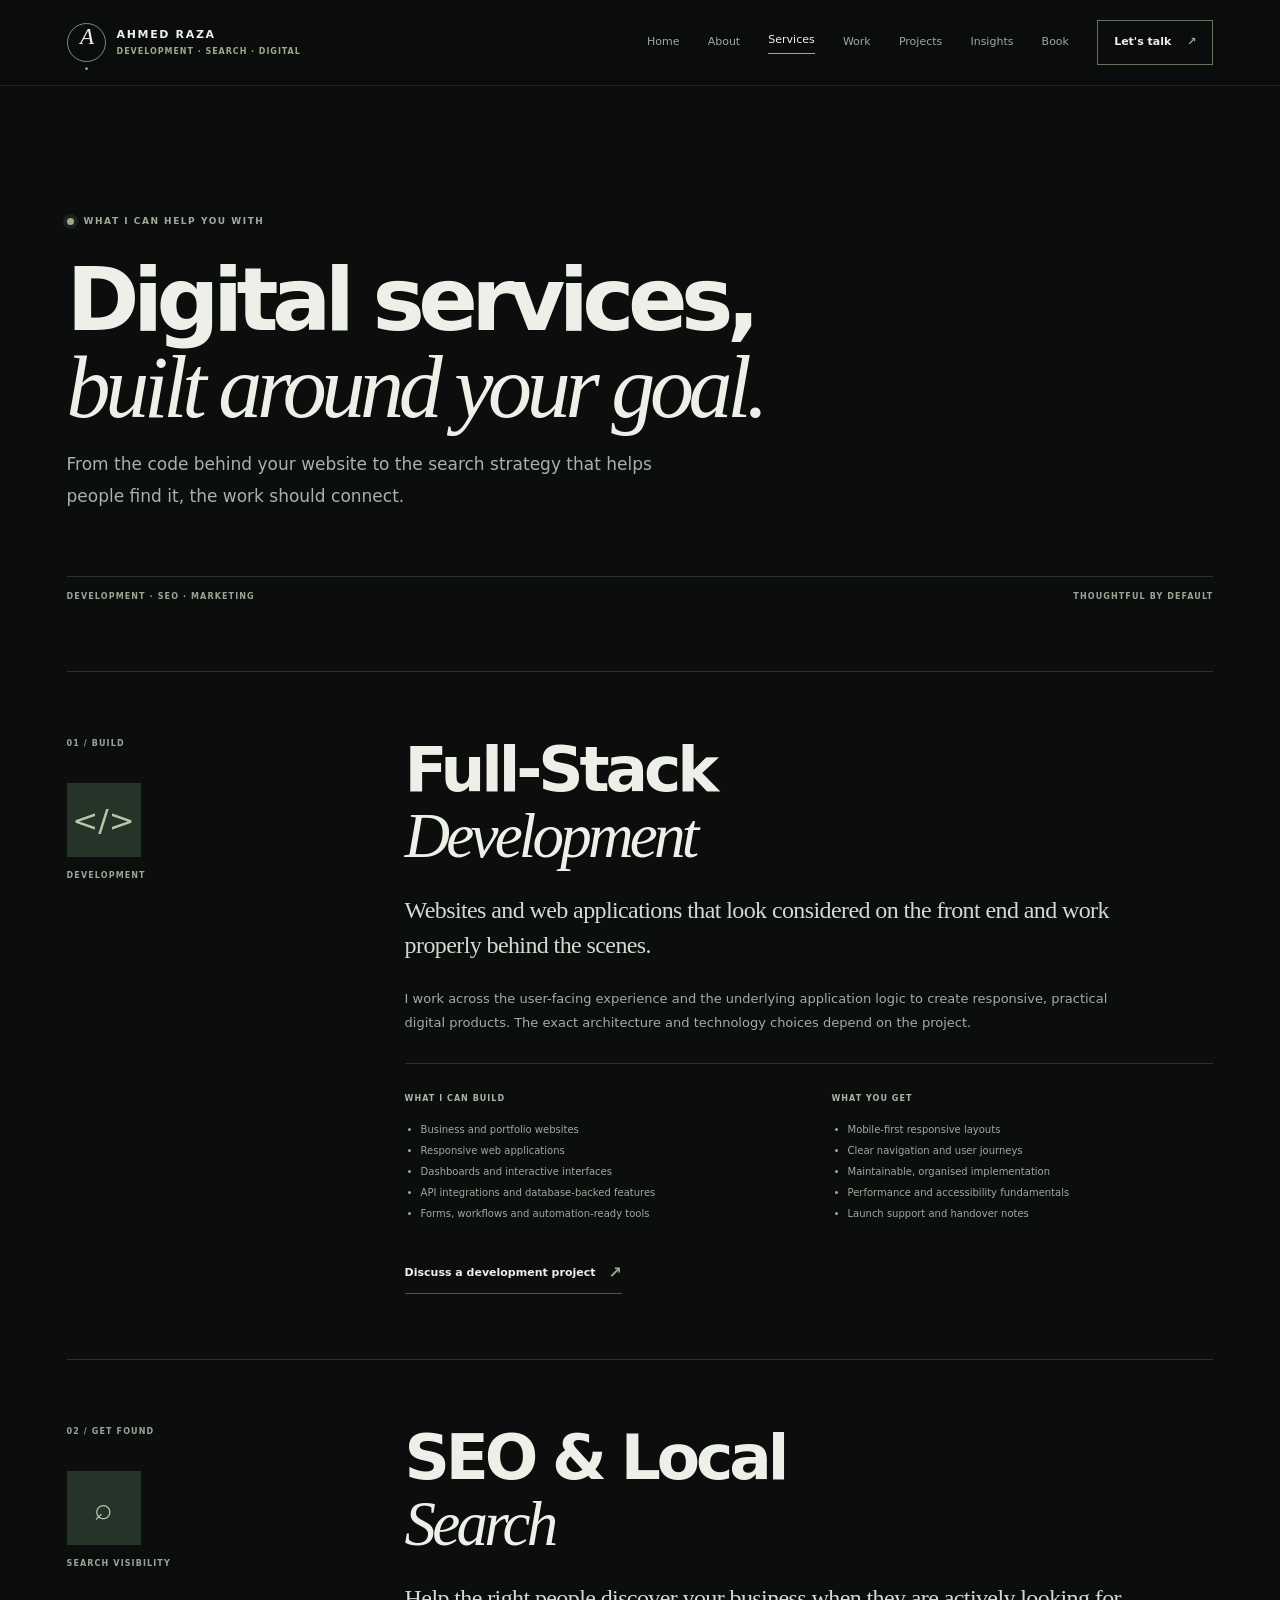
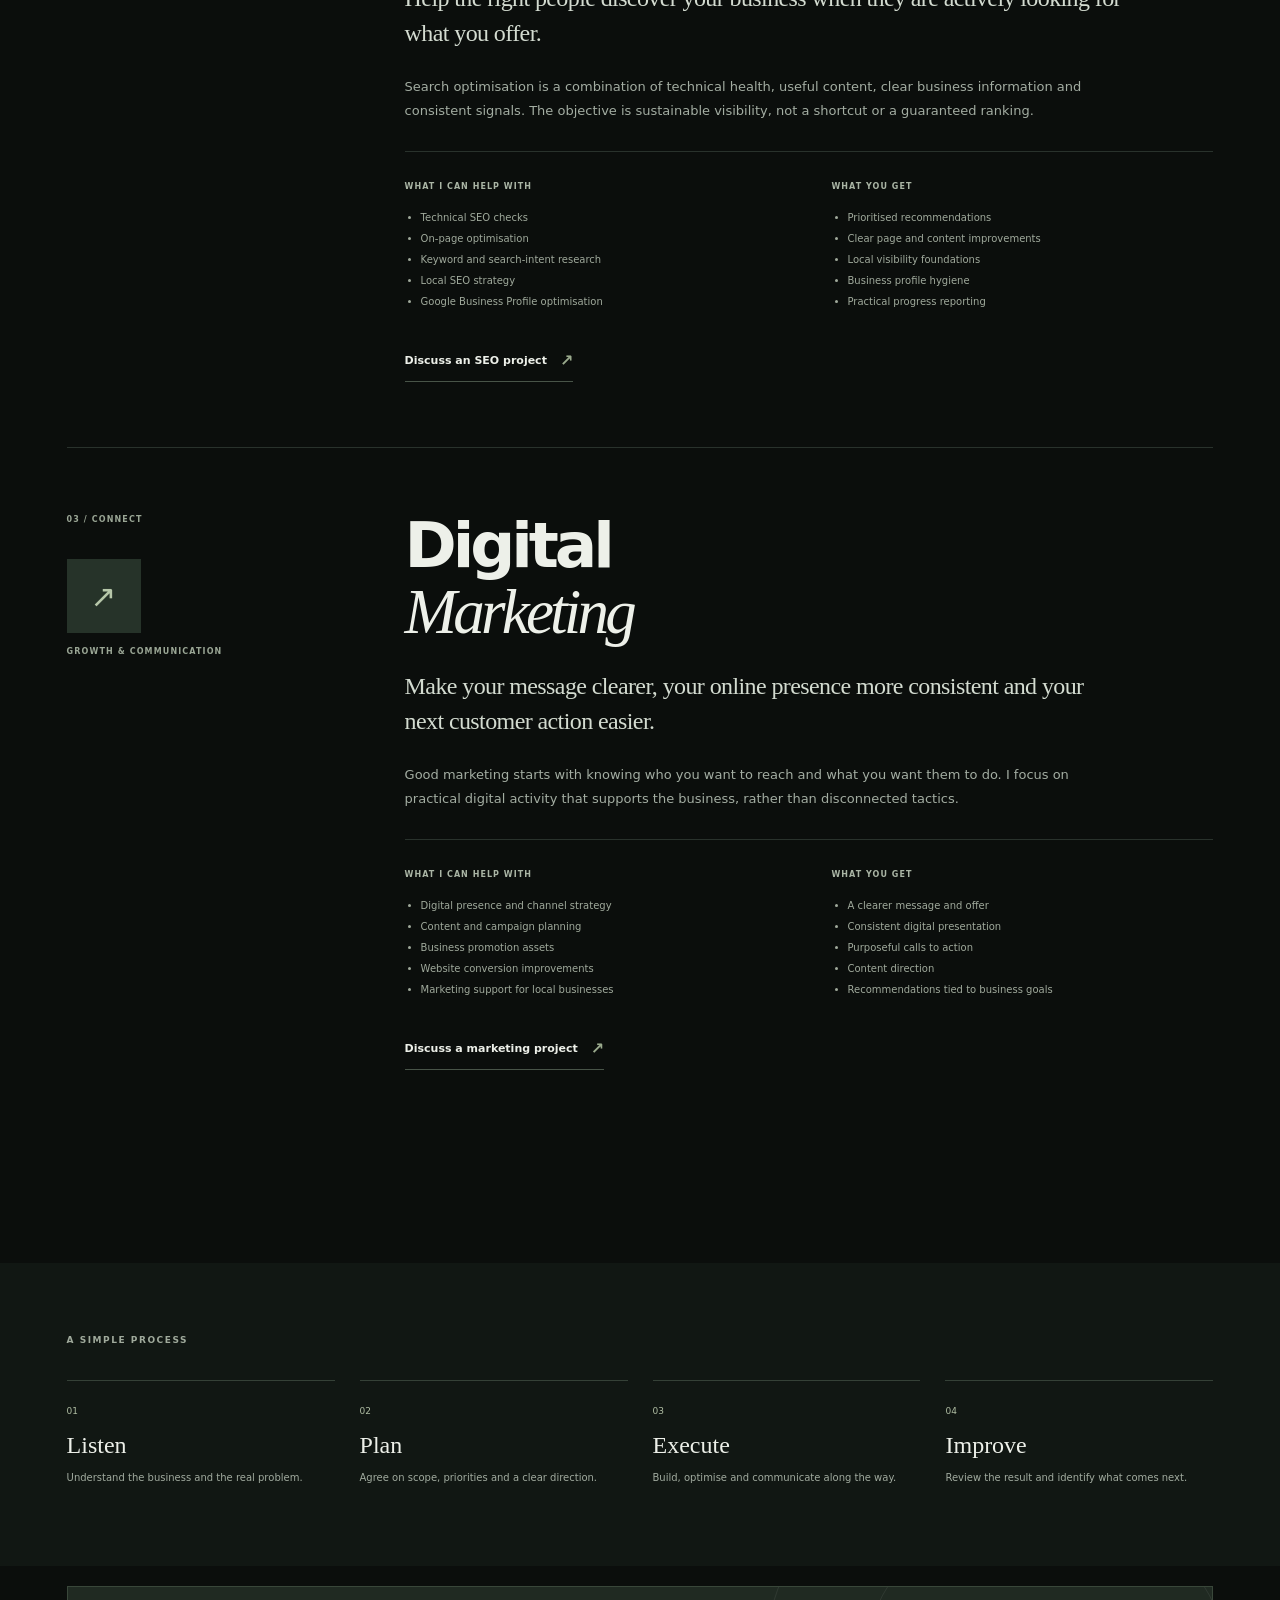
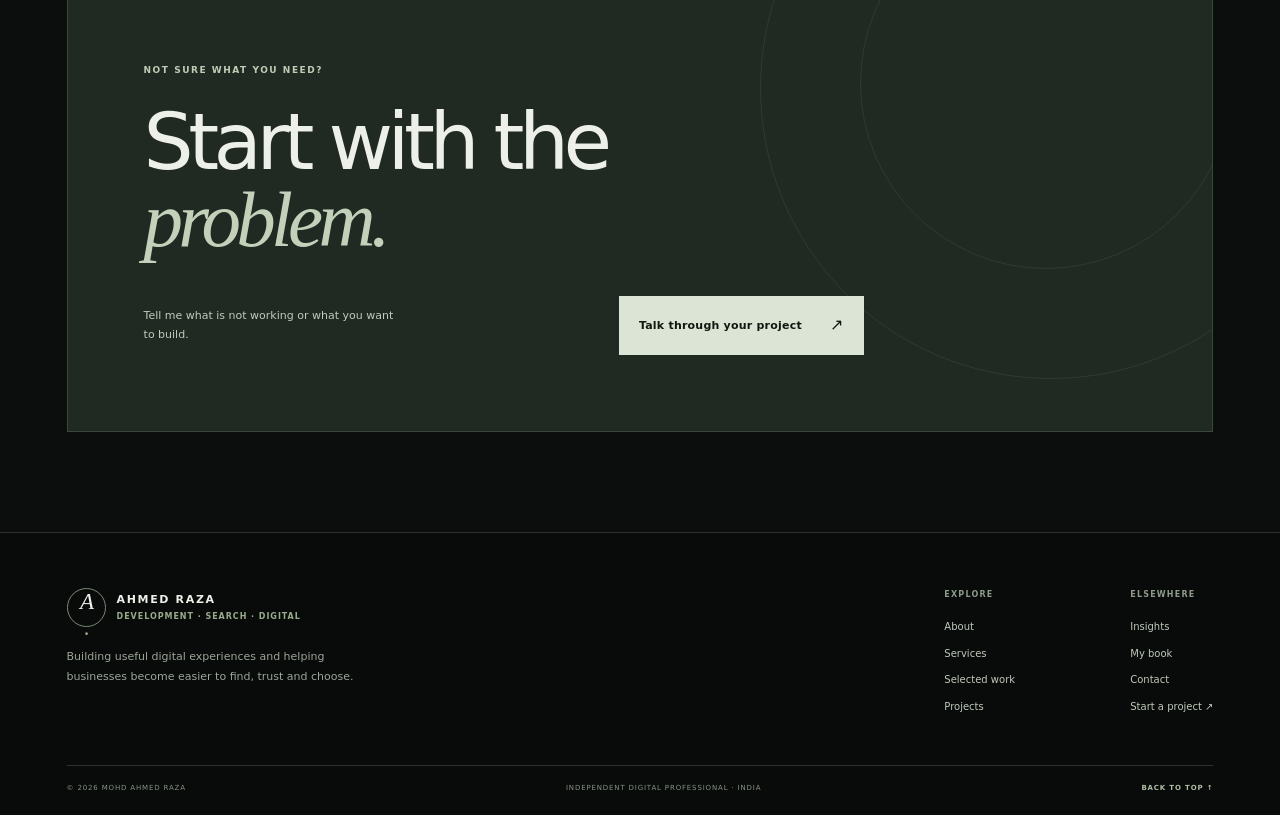
<file: services.html>
<!doctype html><html lang="en"><head><meta charset="utf-8"><meta name="viewport" content="width=device-width,initial-scale=1"><meta name="theme-color" content="#0b0e0c"><title>Services | Full-Stack Development, SEO & Digital Marketing | Ahmed Raza</title><meta name="description" content="Explore full-stack web development, technical SEO, local SEO and digital marketing services by Ahmed Raza."><link rel="icon" href="assets/favicon.svg" type="image/svg+xml"><link rel="stylesheet" href="styles.css"></head><body id="top" data-page="services"><header class="site-header"><div class="header-inner"><a class="brand" href="index.html" aria-label="Ahmed Raza home"><span class="brand-mark">A<span>.</span></span><span class="brand-name">AHMED RAZA<small>DEVELOPMENT · SEARCH · DIGITAL</small></span></a><button class="menu-toggle" id="menu-toggle" aria-label="Open navigation" aria-expanded="false"><span></span><span></span></button><nav class="main-nav" id="main-nav"><a href="index.html" data-nav="home">Home</a><a href="about.html" data-nav="about">About</a><a href="services.html" data-nav="services">Services</a><a href="work.html" data-nav="work">Work</a><a href="projects.html" data-nav="projects">Projects</a><a href="insights.html" data-nav="insights">Insights</a><a href="book.html" data-nav="book">Book</a><a class="nav-contact" href="contact.html" data-nav="contact">Let's talk <span>↗</span></a></nav></div></header><main>
<section class="page-hero section-shell"><div class="eyebrow"><span class="eyebrow-dot"></span> WHAT I CAN HELP YOU WITH</div><h1>Digital services,<br><em>built around your goal.</em></h1><p class="page-lede">From the code behind your website to the search strategy that helps people find it, the work should connect.</p><div class="page-hero-meta"><span>DEVELOPMENT · SEO · MARKETING</span><span>THOUGHTFUL BY DEFAULT</span></div></section>
<section class="section section-shell service-detail-list">
<article class="service-detail" id="development"><div class="detail-aside"><span>01 / BUILD</span><div class="detail-icon">&lt;/&gt;</div><small>DEVELOPMENT</small></div><div class="detail-main"><h2>Full-Stack<br><em>Development</em></h2><p class="large-copy">Websites and web applications that look considered on the front end and work properly behind the scenes.</p><p>I work across the user-facing experience and the underlying application logic to create responsive, practical digital products. The exact architecture and technology choices depend on the project.</p><div class="detail-columns"><div><b>WHAT I CAN BUILD</b><ul><li>Business and portfolio websites</li><li>Responsive web applications</li><li>Dashboards and interactive interfaces</li><li>API integrations and database-backed features</li><li>Forms, workflows and automation-ready tools</li></ul></div><div><b>WHAT YOU GET</b><ul><li>Mobile-first responsive layouts</li><li>Clear navigation and user journeys</li><li>Maintainable, organised implementation</li><li>Performance and accessibility fundamentals</li><li>Launch support and handover notes</li></ul></div></div><a class="underlined-link" href="contact.html?service=Full-Stack%20Development">Discuss a development project <span>↗</span></a></div></article>
<article class="service-detail" id="seo"><div class="detail-aside"><span>02 / GET FOUND</span><div class="detail-icon">⌕</div><small>SEARCH VISIBILITY</small></div><div class="detail-main"><h2>SEO & Local<br><em>Search</em></h2><p class="large-copy">Help the right people discover your business when they are actively looking for what you offer.</p><p>Search optimisation is a combination of technical health, useful content, clear business information and consistent signals. The objective is sustainable visibility, not a shortcut or a guaranteed ranking.</p><div class="detail-columns"><div><b>WHAT I CAN HELP WITH</b><ul><li>Technical SEO checks</li><li>On-page optimisation</li><li>Keyword and search-intent research</li><li>Local SEO strategy</li><li>Google Business Profile optimisation</li></ul></div><div><b>WHAT YOU GET</b><ul><li>Prioritised recommendations</li><li>Clear page and content improvements</li><li>Local visibility foundations</li><li>Business profile hygiene</li><li>Practical progress reporting</li></ul></div></div><a class="underlined-link" href="contact.html?service=SEO%20and%20Local%20Search">Discuss an SEO project <span>↗</span></a></div></article>
<article class="service-detail" id="marketing"><div class="detail-aside"><span>03 / CONNECT</span><div class="detail-icon">↗</div><small>GROWTH & COMMUNICATION</small></div><div class="detail-main"><h2>Digital<br><em>Marketing</em></h2><p class="large-copy">Make your message clearer, your online presence more consistent and your next customer action easier.</p><p>Good marketing starts with knowing who you want to reach and what you want them to do. I focus on practical digital activity that supports the business, rather than disconnected tactics.</p><div class="detail-columns"><div><b>WHAT I CAN HELP WITH</b><ul><li>Digital presence and channel strategy</li><li>Content and campaign planning</li><li>Business promotion assets</li><li>Website conversion improvements</li><li>Marketing support for local businesses</li></ul></div><div><b>WHAT YOU GET</b><ul><li>A clearer message and offer</li><li>Consistent digital presentation</li><li>Purposeful calls to action</li><li>Content direction</li><li>Recommendations tied to business goals</li></ul></div></div><a class="underlined-link" href="contact.html?service=Digital%20Marketing">Discuss a marketing project <span>↗</span></a></div></article>
</section>
<section class="section process-band"><div class="section-shell"><div class="section-index">A SIMPLE PROCESS</div><div class="process-row"><div><span>01</span><h3>Listen</h3><p>Understand the business and the real problem.</p></div><div><span>02</span><h3>Plan</h3><p>Agree on scope, priorities and a clear direction.</p></div><div><span>03</span><h3>Execute</h3><p>Build, optimise and communicate along the way.</p></div><div><span>04</span><h3>Improve</h3><p>Review the result and identify what comes next.</p></div></div></div></section>
<section class="section section-shell final-cta compact-cta"><div class="cta-card"><div class="section-index">NOT SURE WHAT YOU NEED?</div><h2>Start with the<br><em>problem.</em></h2><div class="cta-bottom"><p>Tell me what is not working or what you want to build.</p><a class="button button-light" href="contact.html">Talk through your project <span>↗</span></a></div></div></section>
</main><footer class="site-footer"><div class="section-shell"><div class="footer-main"><div class="footer-brand"><a class="brand brand-footer" href="index.html"><span class="brand-mark">A<span>.</span></span><span class="brand-name">AHMED RAZA<small>DEVELOPMENT · SEARCH · DIGITAL</small></span></a><p>Building useful digital experiences and helping businesses become easier to find, trust and choose.</p></div><div class="footer-links"><div><span>EXPLORE</span><a href="about.html">About</a><a href="services.html">Services</a><a href="work.html">Selected work</a><a href="projects.html">Projects</a></div><div><span>ELSEWHERE</span><a href="insights.html">Insights</a><a href="book.html">My book</a><a href="contact.html">Contact</a><a href="contact.html">Start a project ↗</a></div></div></div><div class="footer-bottom"><span>© <span id="year"></span> MOHD AHMED RAZA</span><span>INDEPENDENT DIGITAL PROFESSIONAL · INDIA</span><a href="#top" class="back-top">BACK TO TOP ↑</a></div></div></footer><script src="script.js"></script></body></html>
</file>
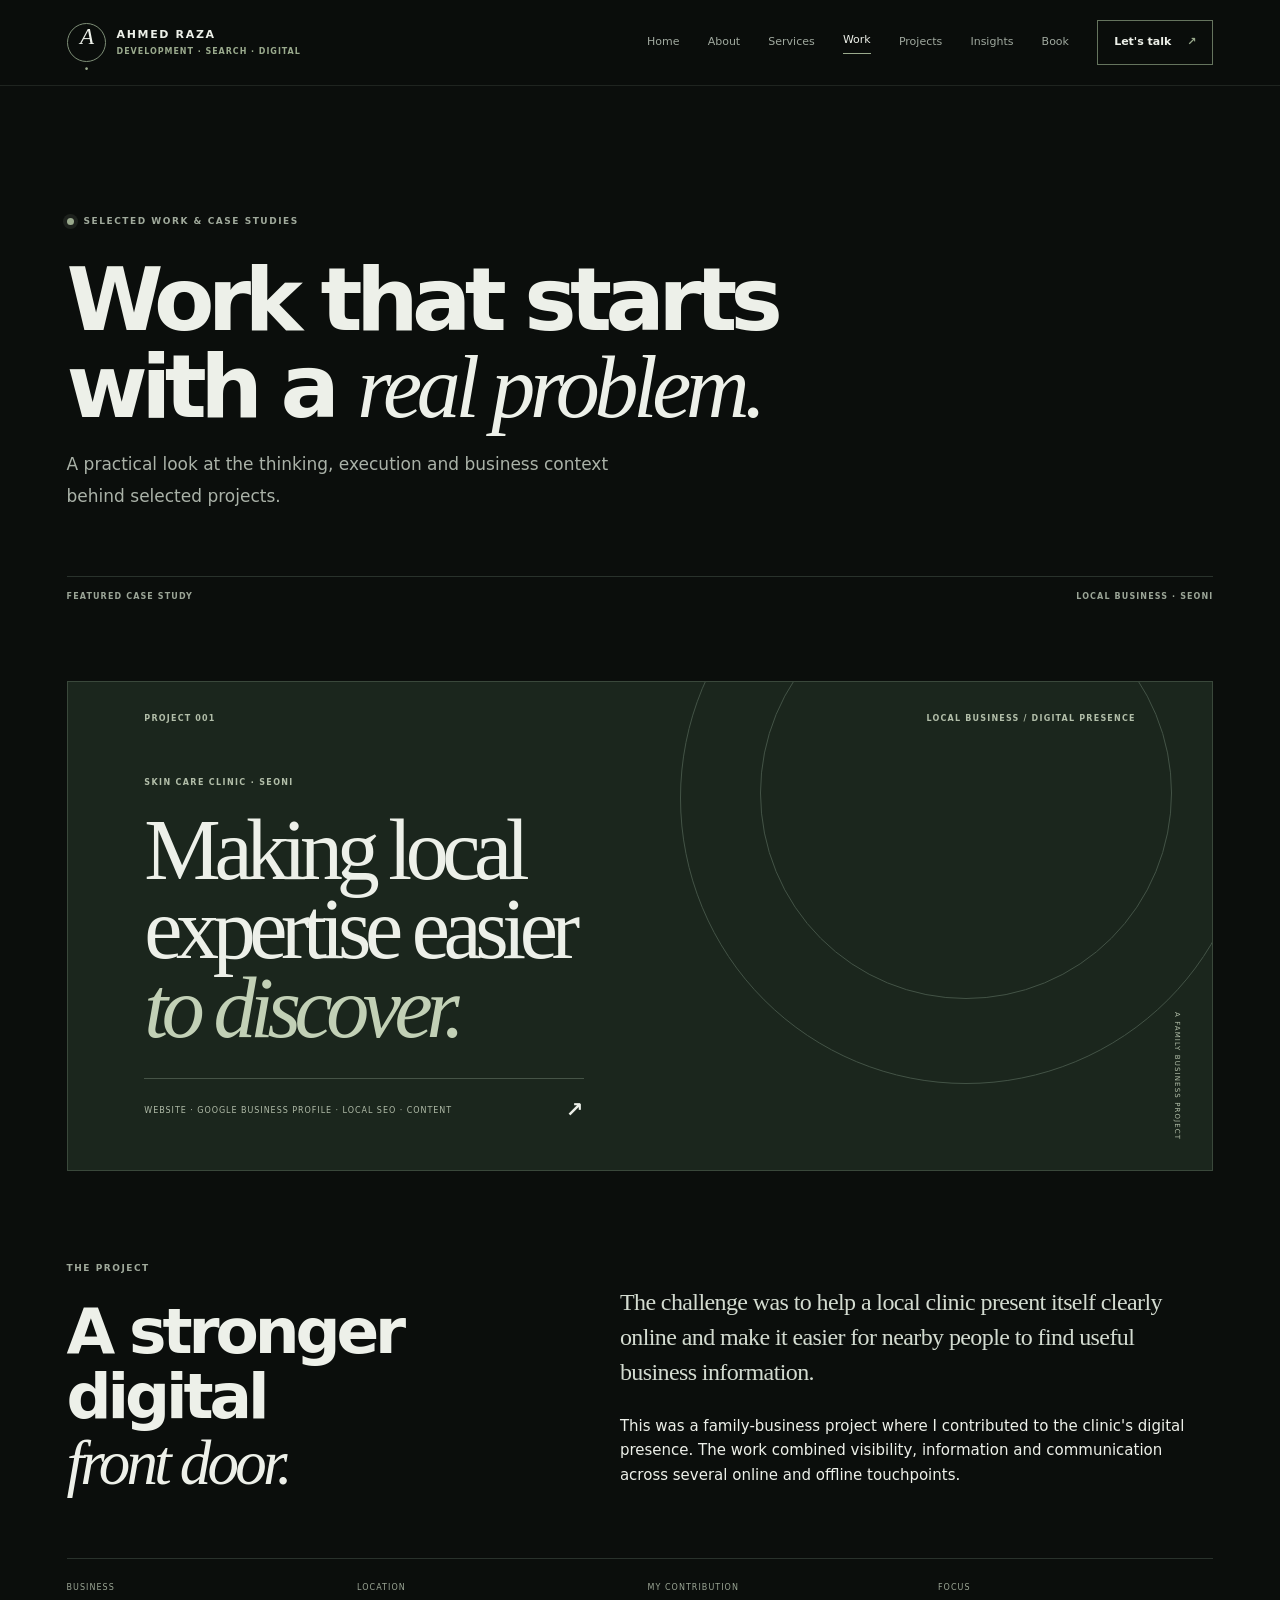
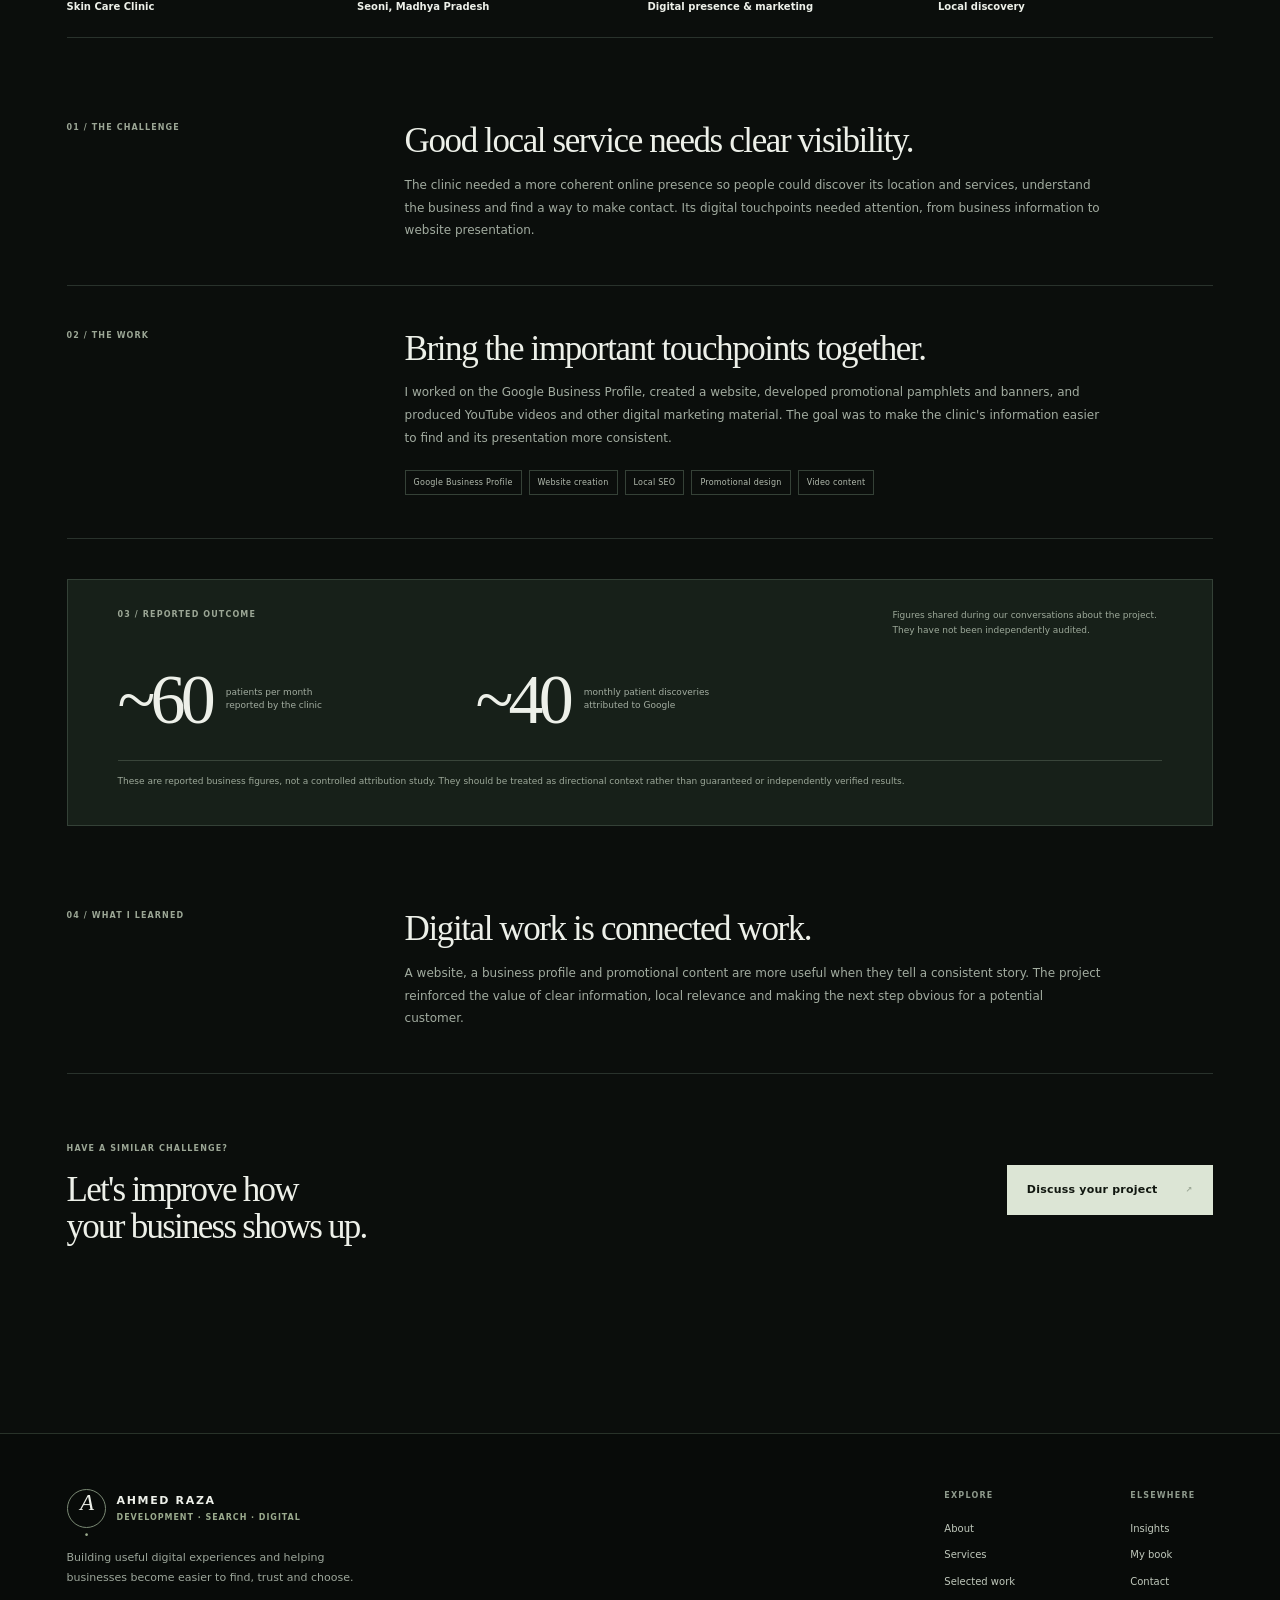
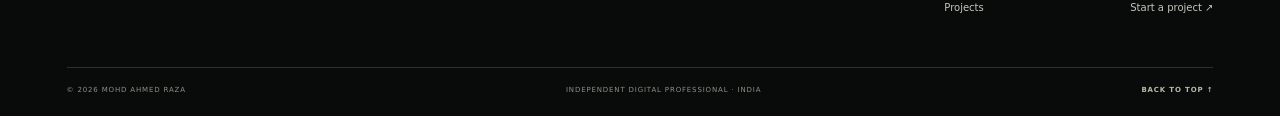
<file: work.html>
<!doctype html><html lang="en"><head><meta charset="utf-8"><meta name="viewport" content="width=device-width,initial-scale=1"><meta name="theme-color" content="#0b0e0c"><title>Selected Work & Case Study | Ahmed Raza</title><meta name="description" content="Explore Ahmed Raza's work improving a local skin care clinic's digital presence through website development, Google Business Profile and local SEO."><link rel="icon" href="assets/favicon.svg" type="image/svg+xml"><link rel="stylesheet" href="styles.css"></head><body id="top" data-page="work"><header class="site-header"><div class="header-inner"><a class="brand" href="index.html" aria-label="Ahmed Raza home"><span class="brand-mark">A<span>.</span></span><span class="brand-name">AHMED RAZA<small>DEVELOPMENT · SEARCH · DIGITAL</small></span></a><button class="menu-toggle" id="menu-toggle" aria-label="Open navigation" aria-expanded="false"><span></span><span></span></button><nav class="main-nav" id="main-nav"><a href="index.html" data-nav="home">Home</a><a href="about.html" data-nav="about">About</a><a href="services.html" data-nav="services">Services</a><a href="work.html" data-nav="work">Work</a><a href="projects.html" data-nav="projects">Projects</a><a href="insights.html" data-nav="insights">Insights</a><a href="book.html" data-nav="book">Book</a><a class="nav-contact" href="contact.html" data-nav="contact">Let's talk <span>↗</span></a></nav></div></header><main>
<section class="page-hero section-shell"><div class="eyebrow"><span class="eyebrow-dot"></span> SELECTED WORK & CASE STUDIES</div><h1>Work that starts<br>with a <em>real problem.</em></h1><p class="page-lede">A practical look at the thinking, execution and business context behind selected projects.</p><div class="page-hero-meta"><span>FEATURED CASE STUDY</span><span>LOCAL BUSINESS · SEONI</span></div></section>
<section class="section section-shell case-study-page"><div class="case-cover"><div class="cover-top"><span>PROJECT 001</span><span>LOCAL BUSINESS / DIGITAL PRESENCE</span></div><div class="cover-content"><div class="cover-small">SKIN CARE CLINIC · SEONI</div><h2>Making local<br>expertise easier<br><em>to discover.</em></h2><div class="cover-bottom"><span>WEBSITE · GOOGLE BUSINESS PROFILE · LOCAL SEO · CONTENT</span><b>↗</b></div></div><div class="cover-side-note">A FAMILY BUSINESS PROJECT</div></div>
<div class="case-study-intro"><div><div class="section-index">THE PROJECT</div><h2>A stronger digital<br><em>front door.</em></h2></div><div><p class="large-copy">The challenge was to help a local clinic present itself clearly online and make it easier for nearby people to find useful business information.</p><p>This was a family-business project where I contributed to the clinic's digital presence. The work combined visibility, information and communication across several online and offline touchpoints.</p></div></div>
<div class="case-facts"><div><small>BUSINESS</small><b>Skin Care Clinic</b></div><div><small>LOCATION</small><b>Seoni, Madhya Pradesh</b></div><div><small>MY CONTRIBUTION</small><b>Digital presence & marketing</b></div><div><small>FOCUS</small><b>Local discovery</b></div></div>
<div class="case-chapter"><span>01 / THE CHALLENGE</span><div><h3>Good local service needs clear visibility.</h3><p>The clinic needed a more coherent online presence so people could discover its location and services, understand the business and find a way to make contact. Its digital touchpoints needed attention, from business information to website presentation.</p></div></div>
<div class="case-chapter"><span>02 / THE WORK</span><div><h3>Bring the important touchpoints together.</h3><p>I worked on the Google Business Profile, created a website, developed promotional pamphlets and banners, and produced YouTube videos and other digital marketing material. The goal was to make the clinic's information easier to find and its presentation more consistent.</p><div class="work-pills"><span>Google Business Profile</span><span>Website creation</span><span>Local SEO</span><span>Promotional design</span><span>Video content</span></div></div></div>
<div class="case-results"><div class="results-head"><span>03 / REPORTED OUTCOME</span><p>Figures shared during our conversations about the project. They have not been independently audited.</p></div><div class="results-numbers"><div><strong>~60</strong><span>patients per month<br>reported by the clinic</span></div><div><strong>~40</strong><span>monthly patient discoveries<br>attributed to Google</span></div></div><p class="results-note">These are reported business figures, not a controlled attribution study. They should be treated as directional context rather than guaranteed or independently verified results.</p></div>
<div class="case-chapter"><span>04 / WHAT I LEARNED</span><div><h3>Digital work is connected work.</h3><p>A website, a business profile and promotional content are more useful when they tell a consistent story. The project reinforced the value of clear information, local relevance and making the next step obvious for a potential customer.</p></div></div>
<div class="case-next"><div><span>HAVE A SIMILAR CHALLENGE?</span><h3>Let's improve how<br>your business shows up.</h3></div><a class="button button-dark" href="contact.html">Discuss your project <span>↗</span></a></div>
</section>
</main><footer class="site-footer"><div class="section-shell"><div class="footer-main"><div class="footer-brand"><a class="brand brand-footer" href="index.html"><span class="brand-mark">A<span>.</span></span><span class="brand-name">AHMED RAZA<small>DEVELOPMENT · SEARCH · DIGITAL</small></span></a><p>Building useful digital experiences and helping businesses become easier to find, trust and choose.</p></div><div class="footer-links"><div><span>EXPLORE</span><a href="about.html">About</a><a href="services.html">Services</a><a href="work.html">Selected work</a><a href="projects.html">Projects</a></div><div><span>ELSEWHERE</span><a href="insights.html">Insights</a><a href="book.html">My book</a><a href="contact.html">Contact</a><a href="contact.html">Start a project ↗</a></div></div></div><div class="footer-bottom"><span>© <span id="year"></span> MOHD AHMED RAZA</span><span>INDEPENDENT DIGITAL PROFESSIONAL · INDIA</span><a href="#top" class="back-top">BACK TO TOP ↑</a></div></div></footer><script src="script.js"></script></body></html>
</file>
<file: styles.css>
/* AHMED RAZA — editorial, responsive personal business website */
:root{--paper:#f4f3ee;--paper-2:#ebeae3;--ink:#20221f;--muted:#777970;--line:#d9d8d0;--sage:#78846f;--sage-dark:#586450;--white:#fffefa;--serif:Georgia,'Times New Roman',serif;--sans:Inter,ui-sans-serif,system-ui,-apple-system,BlinkMacSystemFont,'Segoe UI',sans-serif;--shell:1180px;--pad:clamp(22px,5.2vw,76px)}
*{box-sizing:border-box}html{scroll-behavior:smooth;scroll-padding-top:100px}body{margin:0;background:var(--paper);color:var(--ink);font-family:var(--sans);font-size:15px;line-height:1.65;-webkit-font-smoothing:antialiased}a{color:inherit;text-decoration:none}button,input,select,textarea{font:inherit}button,a{-webkit-tap-highlight-color:transparent}::selection{background:#cbd2c2;color:var(--ink)}.section-shell{width:min(var(--shell),100% - 2*var(--pad));margin-inline:auto}.section{padding-block:clamp(76px,10vw,142px)}.site-header{height:86px;position:sticky;top:0;z-index:50;background:rgba(244,243,238,.92);backdrop-filter:blur(16px);border-bottom:1px solid rgba(32,34,31,.09)}.header-inner{width:min(1320px,100% - 2*var(--pad));height:100%;margin:auto;display:flex;align-items:center;justify-content:space-between;gap:30px}.brand{display:flex;align-items:center;gap:11px;flex-shrink:0}.brand-mark{width:39px;height:39px;border:1px solid var(--ink);border-radius:50%;display:grid;place-items:center;font:italic 23px var(--serif);letter-spacing:-2px}.brand-mark span,.brand-name small{color:var(--sage)}.brand-name{font-size:11px;font-weight:750;letter-spacing:.15em;line-height:1.15}.brand-name small{display:block;margin-top:5px;font-size:8px;letter-spacing:.12em;font-weight:600}.main-nav{display:flex;align-items:center;gap:clamp(14px,2.2vw,30px)}.main-nav>a{font-size:11px;color:#676a62;transition:color .2s}.main-nav>a:hover,.main-nav>a.active{color:var(--ink)}.main-nav>a.active:not(.nav-contact){box-shadow:inset 0 -1px var(--sage);padding-bottom:5px}.main-nav .nav-contact{padding:12px 16px;border:1px solid var(--ink);color:var(--ink);font-weight:650}.nav-contact span{margin-left:12px;color:var(--sage)}.menu-toggle{display:none;background:none;border:0;padding:10px;cursor:pointer}.menu-toggle span{display:block;width:22px;height:1.5px;background:var(--ink);margin:5px}.hero{min-height:690px;padding-top:clamp(76px,9vw,125px);padding-bottom:90px;display:grid;grid-template-columns:1.05fr .95fr;gap:30px;align-items:center}.eyebrow,.section-index{font-size:9px;letter-spacing:.17em;font-weight:750;color:#6c7167}.eyebrow{display:flex;align-items:center;gap:10px}.eyebrow-dot{width:7px;height:7px;border-radius:50%;background:var(--sage);box-shadow:0 0 0 4px #78846f1b}.eyebrow-line{width:44px;height:1px;background:var(--line);margin-left:4px}.hero h1,.page-hero h1{font-size:clamp(48px,6.8vw,91px);line-height:.99;letter-spacing:-.075em;font-weight:560;margin:30px 0 25px;max-width:680px}.hero h1 em,.page-hero h1 em,.intro-grid h2 em,.section-heading h2 em,.approach-grid h2 em,.credentials-grid h2 em,.cta-card h2 em,.about-story h2 em,.detail-main h2 em,.case-study-intro h2 em,.project-description h2 em,.author-note h2 em,.book-copy h2 em,.insights-empty h2 em{font-family:var(--serif);font-weight:400;letter-spacing:-.06em}.hero-lede,.page-lede{font-size:clamp(15px,1.35vw,17px);line-height:1.85;color:#666a62;max-width:520px}.hero-actions{display:flex;align-items:center;gap:27px;margin-top:32px}.button{display:inline-flex;align-items:center;justify-content:center;gap:28px;padding:15px 19px;min-height:50px;border:1px solid transparent;font-size:11px;font-weight:700;letter-spacing:.02em;transition:transform .2s,background .2s,border-color .2s;cursor:pointer}.button:hover{transform:translateY(-2px)}.button span{font-size:16px;font-weight:400}.button-dark{background:var(--ink);color:var(--white)}.button-dark:hover{background:var(--sage-dark)}.button-light{background:var(--paper);color:var(--ink)}.button-light:hover{background:white}.text-link,.underlined-link{font-size:11px;font-weight:700;display:inline-flex;align-items:center;gap:13px}.text-link span,.underlined-link span{color:var(--sage);font-size:16px}.underlined-link{padding-bottom:7px;border-bottom:1px solid #b9bcb1}.hero-trust{display:flex;gap:14px;align-items:center;margin-top:54px}.trust-avatars{display:flex}.trust-avatars span{width:33px;height:33px;border:1px solid var(--paper);border-radius:50%;display:grid;place-items:center;background:#dcded5;color:#465142;font-size:8px;font-weight:800;margin-left:-6px}.trust-avatars span:first-child{margin-left:0;background:#222720;color:white}.trust-avatars span:nth-child(2){background:#c8c7bb}.hero-trust p{font-size:9px;line-height:1.45;color:var(--muted);margin:0}.hero-trust strong{color:var(--ink);font-weight:650}.hero-visual{position:relative;min-height:485px;display:flex;align-items:center;justify-content:center;isolation:isolate}.hero-visual:before{content:"";position:absolute;width:min(90%,440px);aspect-ratio:1;border-radius:50%;background:radial-gradient(circle at 45% 45%,#dfe2d8 0,#e9e9e2 46%,#f4f3ee 72%);z-index:-2}.visual-orbit{position:absolute;border:1px solid #cfd2c6;border-radius:50%;z-index:-1}.orbit-one{width:95%;aspect-ratio:1;transform:rotate(-25deg) scaleY(.58)}.orbit-two{width:78%;aspect-ratio:1;transform:rotate(43deg) scaleY(.65)}.visual-label,.visual-caption{position:absolute;left:2%;right:2%;display:flex;justify-content:space-between;font-size:8px;letter-spacing:.13em;font-weight:700;color:#7b8076}.visual-label{top:8%}.visual-caption{bottom:3%}.browser-card{width:78%;max-width:420px;background:#fbfaf6;box-shadow:0 28px 70px #252b201a;border:1px solid #fff;transform:rotate(-4deg);position:relative;z-index:1}.browser-top{height:37px;border-bottom:1px solid #e8e7df;display:flex;align-items:center;justify-content:space-between;padding:0 13px;font-size:8px;color:#909187}.browser-dots{display:flex;gap:4px}.browser-dots i{width:5px;height:5px;background:#c8c9bf;border-radius:50%}.browser-menu{letter-spacing:2px}.browser-content{padding:23px 27px 24px;min-height:290px;background:linear-gradient(140deg,#faf9f4 30%,#e7e9df)}.browser-nav{display:flex;align-items:center;justify-content:space-between;font-size:8px;letter-spacing:.13em}.browser-nav b{font-size:11px;letter-spacing:.1em}.browser-nav b span{color:var(--sage)}.browser-nav small{font-size:6px;letter-spacing:.12em}.browser-kicker{font-size:7px;letter-spacing:.18em;color:var(--sage-dark);margin-top:40px;font-weight:800}.browser-headline{font:clamp(38px,4.3vw,55px)/.91 var(--serif);letter-spacing:-.07em;margin-top:12px}.browser-headline i{color:var(--sage-dark);font-weight:400}.browser-bottom{border-top:1px solid #d7d9cf;margin-top:26px;padding-top:13px;display:flex;justify-content:space-between;align-items:center;font-size:8px;line-height:1.5;color:#777b71}.browser-bottom b{font-size:20px;color:var(--ink)}.floating-card{position:absolute;background:#fffefa;box-shadow:0 14px 35px #252b2018;padding:12px 14px;display:flex;align-items:center;gap:10px;z-index:3}.floating-card small{display:block;font-size:7px;letter-spacing:.12em;color:#85887e;font-weight:750}.floating-card strong{display:block;font-size:10px;margin-top:2px}.code-float{top:27%;right:-1%;transform:rotate(3deg)}.search-float{bottom:19%;left:-3%;transform:rotate(-3deg)}.float-icon,.search-mark{width:32px;height:32px;display:grid;place-items:center;background:#e9ece4;color:var(--sage-dark);font-size:13px}.search-mark{font-size:23px}.float-check{color:var(--sage);font-size:15px;margin-left:4px}.ticker{overflow:hidden;background:#e8e9e1;border-block:1px solid #dfe0d7;padding:17px 0}.ticker-track{display:flex;align-items:center;justify-content:space-around;min-width:900px;gap:30px;white-space:nowrap;font-size:9px;letter-spacing:.17em;font-weight:750;color:#62685d}.ticker-track i{color:var(--sage);font-size:14px;font-style:normal}.section-index span{color:var(--sage);padding:0 5px}.intro-section{padding-top:clamp(80px,10vw,140px)}.intro-grid{display:grid;grid-template-columns:1.1fr .9fr;gap:10%;margin-top:40px}.intro-grid h2,.section-heading h2,.approach-grid h2,.credentials-grid h2,.about-story h2,.detail-main h2,.case-study-intro h2,.project-description h2,.book-copy h2,.author-note h2,.insights-empty h2{font-size:clamp(38px,5vw,63px);line-height:1.04;letter-spacing:-.065em;font-weight:550;margin:0}.intro-text{max-width:450px;padding-top:8px}.large-copy{font:clamp(19px,2vw,24px)/1.45 var(--serif);letter-spacing:-.025em;color:#44483f}.intro-text>p:not(.large-copy),.case-copy>p,.about-story>p,.detail-main>p:not(.large-copy),.project-description>p:not(.large-copy),.book-copy>p,.contact-aside>p{color:#74776e;font-size:13px;line-height:1.9}.intro-text .underlined-link{margin-top:15px}.services-preview{padding-top:35px}.section-heading{display:flex;align-items:end;justify-content:space-between;gap:35px;margin-bottom:42px}.section-heading h2{margin-top:25px}.service-grid{display:grid;grid-template-columns:repeat(3,1fr);border:1px solid var(--line)}.service-card{padding:26px 26px 24px;min-height:310px;border-right:1px solid var(--line);display:flex;flex-direction:column;transition:background .25s}.service-card:last-child{border-right:0}.service-card:hover{background:#eaece4}.service-top{display:flex;justify-content:space-between;color:#8a8d83;font-size:8px;letter-spacing:.13em;font-weight:750}.service-arrow{font-size:16px;color:var(--sage)}.service-symbol{height:59px;width:59px;display:grid;place-items:center;margin-top:26px;background:#e6e8df;color:var(--sage-dark);font-size:25px}.symbol-code{font-size:18px}.symbol-search{font-size:33px}.symbol-signal{font-size:26px}.service-card h3{font:clamp(24px,2.7vw,31px)/1.05 var(--serif);letter-spacing:-.04em;margin:19px 0 10px}.service-card p{font-size:11px;line-height:1.7;color:#777a71;max-width:270px;margin:0 0 20px}.service-tags{display:flex;flex-wrap:wrap;gap:6px;margin-top:auto}.service-tags span,.work-pills span{border:1px solid #d7d9d0;color:#6f746a;padding:5px 8px;font-size:8px;letter-spacing:.03em}.mobile-link{display:none}.case-section{background:#e9eae3}.case-heading{margin-bottom:37px}.case-feature{display:grid;grid-template-columns:1.06fr .94fr;min-height:450px;background:var(--paper)}.case-visual{position:relative;min-height:430px;display:grid;place-items:center;background:#dfe2d8;overflow:hidden}.case-visual:before,.case-visual:after{content:"";position:absolute;width:470px;height:470px;border:1px solid #c4cbbd;border-radius:50%}.case-visual:after{width:350px;height:350px}.clinic-window{width:70%;max-width:390px;z-index:1;background:#f9f8f2;box-shadow:0 25px 55px #242c201c;transform:rotate(-3deg)}.clinic-top{display:flex;justify-content:space-between;padding:14px 17px;border-bottom:1px solid #e4e4db;font-size:8px;letter-spacing:.1em}.clinic-top span{color:#85897e}.clinic-inner{padding:32px 28px 23px;min-height:245px;background:linear-gradient(135deg,#f8f7f0,#e9ebe2)}.clinic-small{font-size:7px;letter-spacing:.16em;color:var(--sage-dark);font-weight:750}.clinic-title{font:clamp(31px,4vw,48px)/.95 var(--serif);letter-spacing:-.07em;margin-top:16px}.clinic-title i{color:var(--sage-dark);font-weight:400}.clinic-line{height:1px;background:#d2d5ca;margin-top:35px}.clinic-bottom{display:flex;justify-content:space-between;align-items:center;margin-top:12px;font-size:7px;line-height:1.5;letter-spacing:.1em;color:#777b70}.clinic-bottom b{font-size:20px;color:var(--ink)}.case-stamp{position:absolute;right:8%;bottom:8%;width:69px;height:69px;border-radius:50%;border:1px solid #a8b09f;display:grid;place-content:center;text-align:center;font-size:8px;line-height:1.3;letter-spacing:.13em;color:#5d6b55;transform:rotate(12deg)}.case-stamp b{font:15px var(--serif)}.case-copy{padding:clamp(28px,4.3vw,55px);display:flex;flex-direction:column;justify-content:center}.case-meta{font-size:8px;letter-spacing:.13em;color:#85897f;font-weight:750}.case-meta span{color:var(--sage);padding:0 7px}.case-copy h3{font:clamp(31px,3.5vw,43px)/1.08 var(--serif);letter-spacing:-.055em;margin:20px 0 10px;max-width:420px}.case-copy>p{max-width:440px}.case-metrics{display:flex;gap:35px;border-top:1px solid var(--line);border-bottom:1px solid var(--line);padding:19px 0;margin:20px 0 5px}.case-metrics div{display:flex;align-items:center;gap:11px}.case-metrics strong{font:36px/.9 var(--serif);letter-spacing:-.06em}.case-metrics span{font-size:8px;line-height:1.4;color:#777a71}.fine-print{font-size:9px!important;color:#999b92!important;line-height:1.6!important}.case-copy .underlined-link{align-self:flex-start;margin-top:14px}.approach-grid{display:grid;grid-template-columns:1fr 1fr;gap:12%;margin-top:37px}.steps{border-top:1px solid var(--line)}.step{display:grid;grid-template-columns:40px 1fr;gap:17px;border-bottom:1px solid var(--line);padding:22px 0}.step>span{font-size:9px;color:var(--sage);font-weight:800}.step h3{font:22px var(--serif);margin:0 0 4px}.step p{font-size:11px;color:#777a71;margin:0;line-height:1.7}.credentials-section{background:#e8e9e1}.credentials-grid{display:grid;grid-template-columns:.8fr 1.2fr;gap:12%;align-items:start}.credentials-grid h2{margin-top:25px}.muted-copy{max-width:370px;color:#777a71;font-size:12px;line-height:1.8;margin:24px 0}.credential-list{border-top:1px solid #cfd2c8}.credential-row{display:grid;grid-template-columns:30px 1fr 20px;gap:15px;padding:17px 0;border-bottom:1px solid #cfd2c8;align-items:center}.credential-no{font-size:9px;color:var(--sage-dark)}.credential-row b{font:17px var(--serif);font-weight:400}.credential-row p{font-size:10px;color:#7a7e74;margin:3px 0 0}.credential-mark{color:var(--sage-dark)}.final-cta{padding-top:35px;padding-bottom:100px}.cta-card{background:#252a24;color:#f4f3ee;padding:clamp(34px,6vw,76px);position:relative;overflow:hidden;isolation:isolate}.cta-card:before{content:"";position:absolute;right:-130px;top:-190px;width:580px;height:580px;border:1px solid #ffffff16;border-radius:50%;z-index:-1}.cta-card:after{content:"";position:absolute;right:-20px;top:-90px;width:370px;height:370px;border:1px solid #ffffff16;border-radius:50%;z-index:-1}.cta-orb{position:absolute;right:13%;top:20%;width:170px;height:170px;border-radius:50%;background:radial-gradient(circle at 35% 35%,#829078,#4c5948 65%,#30392f);filter:blur(.2px);opacity:.55;z-index:-1}.cta-card .section-index{color:#b7c0ac}.cta-card h2{font-size:clamp(43px,6.5vw,79px);line-height:.98;letter-spacing:-.07em;font-weight:500;margin:26px 0 38px}.cta-card h2 em{color:#c4cdbb}.cta-bottom{display:flex;align-items:center;justify-content:space-between;gap:25px;max-width:720px}.cta-bottom p{font-size:11px;color:#b6b9af;max-width:260px}.cta-note{position:absolute;right:clamp(30px,6vw,76px);bottom:22px;font-size:7px;letter-spacing:.16em;color:#899184}.site-footer{background:#e9eae3;padding:55px 0 20px;border-top:1px solid #ddded6}.footer-main{display:flex;justify-content:space-between;gap:60px;padding-bottom:50px}.footer-brand{max-width:300px}.brand-footer .brand-mark{border-color:#454b41}.footer-brand>p{font-size:11px;color:#777a71;line-height:1.8;margin-top:20px}.footer-links{display:flex;gap:clamp(50px,9vw,130px)}.footer-links>div{display:flex;flex-direction:column;gap:10px}.footer-links span{font-size:8px;color:#8b8e84;letter-spacing:.15em;font-weight:800;margin-bottom:8px}.footer-links a{font-size:10px;color:#555a51}.footer-links a:hover{color:var(--sage-dark)}.footer-bottom{border-top:1px solid #d3d5cc;padding-top:17px;display:flex;justify-content:space-between;align-items:center;gap:20px;font-size:7px;letter-spacing:.12em;color:#8a8d83}.back-top{color:#4e5549;font-weight:800}
/* Inner pages */
.page-hero{padding-top:clamp(80px,10vw,130px);padding-bottom:48px;min-height:440px;display:flex;flex-direction:column;justify-content:center}.page-hero h1{font-size:clamp(49px,7.2vw,88px);margin:27px 0 18px;max-width:900px}.page-lede{max-width:590px;margin:0}.page-hero-meta{display:flex;justify-content:space-between;border-top:1px solid var(--line);margin-top:64px;padding-top:13px;font-size:8px;color:#85897e;letter-spacing:.14em;font-weight:750}.about-main{display:grid;grid-template-columns:.7fr 1.3fr;gap:12%;align-items:start;padding-top:60px}.about-portrait{min-height:440px;background:#e0e3d9;display:flex;align-items:center;justify-content:center;position:relative;overflow:hidden}.about-portrait:before,.about-portrait:after{content:"";position:absolute;width:390px;height:390px;border-radius:50%;border:1px solid #c5ccbc}.about-portrait:after{width:290px;height:290px}.portrait-monogram{font:clamp(110px,17vw,190px)/1 var(--serif);letter-spacing:-.12em;color:#5d6957;z-index:1}.portrait-monogram span{color:#a0aa96}.portrait-caption{position:absolute;bottom:20px;left:22px;font-size:8px;letter-spacing:.13em;line-height:1.6;color:#687261}.about-story h2{margin:25px 0}.about-story blockquote{margin:27px 0 0;padding:5px 0 5px 20px;border-left:2px solid var(--sage);font:italic 21px/1.45 var(--serif);color:#51594c}.values-section{background:#e8e9e1}.values-grid{display:grid;grid-template-columns:repeat(3,1fr);gap:35px;margin-top:43px}.values-grid>div{border-top:1px solid #cbd0c3;padding-top:17px}.values-grid span{font-size:9px;color:var(--sage-dark);font-weight:800}.values-grid h3{font:25px var(--serif);margin:14px 0 8px}.values-grid p{font-size:11px;color:#74786e;line-height:1.8;max-width:260px}.timeline{border-top:1px solid var(--line);margin-top:45px}.timeline-item{display:grid;grid-template-columns:40px 1fr 110px;gap:20px;padding:22px 0;border-bottom:1px solid var(--line);align-items:start}.timeline-item>span{font-size:9px;color:var(--sage)}.timeline-item h3{font:22px var(--serif);font-weight:400;margin:0}.timeline-item p{font-size:11px;color:#777a71;margin:4px 0 0}.timeline-item small{font-size:8px;letter-spacing:.12em;color:#979a91;text-align:right;padding-top:5px}.heading-aside{max-width:300px;color:#797c73;font-size:11px;line-height:1.8;margin-bottom:5px}.compact-cta{padding-top:20px}.service-detail-list{padding-top:20px}.service-detail{display:grid;grid-template-columns:.45fr 1.55fr;gap:9%;padding:65px 0;border-top:1px solid var(--line);scroll-margin-top:90px}.detail-aside{display:flex;flex-direction:column;align-items:flex-start}.detail-aside>span,.detail-aside small{font-size:8px;letter-spacing:.14em;color:#81867b;font-weight:750}.detail-icon{width:74px;height:74px;background:#e5e8df;display:grid;place-items:center;color:var(--sage-dark);font-size:31px;margin:33px 0 12px}.detail-main h2{margin:0 0 20px}.detail-main .large-copy{max-width:720px}.detail-main>p:not(.large-copy){max-width:720px}.detail-columns{display:grid;grid-template-columns:1fr 1fr;gap:45px;margin:27px 0 25px;border-top:1px solid var(--line);padding-top:20px}.detail-columns b{font-size:8px;letter-spacing:.13em;color:#777d70}.detail-columns ul{padding-left:16px;color:#75796f;font-size:10px;line-height:2.1}.process-band{background:#e8e9e1;padding-block:70px}.process-row{display:grid;grid-template-columns:repeat(4,1fr);gap:25px;margin-top:32px}.process-row>div{border-top:1px solid #cbd0c3;padding-top:16px}.process-row span{font-size:9px;color:var(--sage-dark)}.process-row h3{font:24px var(--serif);margin:10px 0 5px}.process-row p{font-size:10px;color:#777a71;line-height:1.7}.case-study-page{padding-top:30px}.case-cover{min-height:490px;background:#dfe3d8;position:relative;overflow:hidden;padding:30px clamp(24px,6vw,80px);display:flex;flex-direction:column;justify-content:space-between}.case-cover:before,.case-cover:after{content:"";position:absolute;width:570px;height:570px;border-radius:50%;border:1px solid #c3cbbd;right:-40px;top:-170px}.case-cover:after{width:410px;height:410px;right:40px;top:-95px}.cover-top,.cover-content,.cover-side-note{position:relative;z-index:1}.cover-top{display:flex;justify-content:space-between;font-size:8px;letter-spacing:.15em;color:#6f7768;font-weight:800}.cover-content{padding:40px 0 12px}.cover-small{font-size:8px;letter-spacing:.17em;color:#63715c;font-weight:800}.cover-content h2{font:clamp(49px,7vw,86px)/.92 var(--serif);letter-spacing:-.075em;margin:22px 0 30px}.cover-content h2 em{color:#68775f;font-weight:400}.cover-bottom{display:flex;align-items:center;justify-content:space-between;max-width:440px;border-top:1px solid #c3cbbb;padding-top:14px;font-size:8px;letter-spacing:.12em;color:#66715f}.cover-bottom b{font-size:21px;color:var(--ink)}.cover-side-note{position:absolute;right:30px;bottom:30px;writing-mode:vertical-rl;font-size:7px;letter-spacing:.16em;color:#737d6a}.case-study-intro{display:grid;grid-template-columns:.85fr 1.15fr;gap:10%;padding:90px 0 55px}.case-study-intro h2{margin-top:23px}.case-study-intro>div:nth-child(2){max-width:570px}.case-facts{display:grid;grid-template-columns:repeat(4,1fr);border-block:1px solid var(--line);padding:22px 0;margin-bottom:40px;gap:15px}.case-facts div{display:flex;flex-direction:column;gap:5px}.case-facts small{font-size:8px;letter-spacing:.13em;color:#888c81}.case-facts b{font-size:10px;font-weight:650}.case-chapter{display:grid;grid-template-columns:.45fr 1.55fr;gap:9%;padding:43px 0;border-bottom:1px solid var(--line)}.case-chapter>span,.results-head>span{font-size:8px;letter-spacing:.14em;color:#81867b;font-weight:800}.case-chapter h3{font:clamp(25px,3vw,35px)/1.15 var(--serif);letter-spacing:-.04em;margin:0 0 12px}.case-chapter p{font-size:12px;line-height:1.9;color:#75796f;max-width:700px;margin:0}.work-pills{display:flex;flex-wrap:wrap;gap:7px;margin-top:20px}.case-results{background:#e7e9e1;padding:28px clamp(22px,4vw,50px);margin:40px 0}.results-head{display:flex;justify-content:space-between;gap:20px;align-items:start}.results-head p{font-size:9px;color:#7c8175;max-width:270px;margin:0}.results-numbers{display:flex;gap:clamp(50px,12vw,170px);padding:30px 0 20px}.results-numbers div{display:flex;align-items:center;gap:15px}.results-numbers strong{font:clamp(48px,7vw,70px)/.9 var(--serif);letter-spacing:-.07em}.results-numbers span{font-size:9px;line-height:1.5;color:#75796f}.results-note{border-top:1px solid #cfd3c8;padding-top:13px;font-size:9px;color:#898d83}.case-next{display:flex;align-items:center;justify-content:space-between;gap:20px;padding:60px 0}.case-next span{font-size:8px;letter-spacing:.14em;color:#81867b;font-weight:800}.case-next h3{font:35px/1.05 var(--serif);letter-spacing:-.05em;margin:13px 0 0}.project-feature{display:grid;grid-template-columns:1fr 1fr;gap:10%;align-items:center;padding-top:50px}.project-art{background:#e4e6de;min-height:420px;display:grid;place-items:center;position:relative;overflow:hidden}.project-art:before{content:"";width:390px;height:390px;border:1px solid #cbd0c4;border-radius:50%;position:absolute}.mira-window{width:75%;max-width:350px;min-height:275px;background:#faf9f5;box-shadow:0 25px 50px #20251b1a;position:relative;z-index:1}.mira-top{height:42px;border-bottom:1px solid #e3e4dc;display:flex;align-items:center;justify-content:space-between;padding:0 15px}.mira-logo{font:20px var(--serif);letter-spacing:-.07em}.mira-logo span{color:var(--sage);font-size:13px;margin-left:3px}.mira-status{font-size:6px;letter-spacing:.12em;color:#8b8e85}.mira-chat{padding:30px 22px}.mira-greeting{font:31px/.98 var(--serif);letter-spacing:-.05em}.mira-greeting em{color:var(--sage-dark)}.mira-prompt{display:flex;justify-content:space-between;align-items:center;background:#f0f0e9;padding:12px;margin-top:24px;font-size:8px;color:#85897f}.mira-prompt span{font-size:14px;color:var(--sage-dark)}.mira-chips{display:flex;gap:6px;margin-top:10px}.mira-chips span{border:1px solid #e2e3dc;padding:4px 8px;font-size:7px;color:#777b70}.project-art-tag{position:absolute;bottom:18px;left:20px;font-size:7px;letter-spacing:.14em;color:#81877a}.project-description h2{margin:25px 0}.project-status{display:flex;align-items:center;gap:8px;margin-top:27px;font-size:8px;letter-spacing:.12em;color:#7a8172;font-weight:750}.status-dot,.coming-label i{width:7px;height:7px;background:#89967e;border-radius:50%}.project-note{border-top:1px solid var(--line)}.project-note h2{font:clamp(35px,5vw,55px)/1.05 var(--serif);letter-spacing:-.06em;margin:24px 0 16px}.project-note h2 em{font-weight:400}.project-note>p{max-width:510px;color:#777a71;font-size:12px;line-height:1.85}.project-note .underlined-link{margin-top:15px}.book-layout{display:grid;grid-template-columns:1fr 1fr;gap:12%;align-items:center;padding-top:40px}.book-stage{min-height:500px;background:#e3e6dc;display:flex;align-items:center;justify-content:center;position:relative;flex-direction:column;overflow:hidden}.book-stage:before{content:"";position:absolute;width:420px;height:420px;border:1px solid #c7cebf;border-radius:50%}.book-shadow{position:absolute;width:230px;height:35px;border-radius:50%;background:#30382b26;filter:blur(12px);bottom:90px}.book-cover{width:225px;height:330px;background:#30382f;color:#f1f0e8;box-shadow:12px 12px 0 #1d241c,18px 24px 40px #20251b30;z-index:1;padding:25px 22px;display:flex;flex-direction:column;justify-content:space-between;transform:rotate(-4deg)}.book-cover-top,.book-cover-bottom{font-size:7px;letter-spacing:.16em;line-height:1.6;color:#bec7b4}.book-title{font:44px/.91 var(--serif);letter-spacing:-.07em}.book-title em{color:#bac5ae;font-weight:400}.book-caption{position:absolute;bottom:18px;font-size:7px;letter-spacing:.13em;text-align:center;color:#8b9084;line-height:1.6}.book-copy h2{margin:24px 0}.book-detail{display:flex;justify-content:space-between;gap:12px;border-bottom:1px solid var(--line);padding:13px 0}.book-detail span{font-size:8px;letter-spacing:.13em;color:#85897e}.book-detail b{font-size:10px;font-weight:650}.book-copy .button{margin-top:25px}.disabled-button{opacity:.65;cursor:not-allowed}.author-note{display:grid;grid-template-columns:1fr 1fr;gap:10%;margin-top:35px}.author-note p{font-size:12px;color:#777a71;line-height:1.85;max-width:420px}.insights-intro{display:grid;grid-template-columns:1fr 1fr;gap:12%;padding-top:55px}.insights-empty{background:#e8eae2;padding:clamp(28px,5vw,58px);min-height:380px}.empty-symbol{font:35px var(--serif);color:var(--sage)}.insights-empty h2{margin:24px 0 18px}.insights-empty>p{max-width:380px;font-size:11px;color:#777a71;line-height:1.85}.coming-label{display:flex;align-items:center;gap:9px;margin-top:35px;font-size:8px;letter-spacing:.13em;color:#7e8477;font-weight:750}.topic-list{border-top:1px solid var(--line)}.topic-list>div{display:grid;grid-template-columns:30px 1fr;gap:3px 12px;padding:19px 0;border-bottom:1px solid var(--line)}.topic-list span{grid-row:span 2;font-size:9px;color:var(--sage)}.topic-list b{font:19px var(--serif);font-weight:400}.topic-list small{font-size:9px;color:#85897e}.contact-layout{display:grid;grid-template-columns:.75fr 1.25fr;gap:12%;padding-top:50px;padding-bottom:130px}.contact-aside h2{font:clamp(35px,4.5vw,52px)/1.05 var(--serif);letter-spacing:-.06em;margin:25px 0}.contact-method{border-top:1px solid var(--line);padding:13px 0;display:flex;flex-direction:column;gap:3px;margin-top:18px}.contact-method span{font-size:8px;letter-spacing:.13em;color:#85897e}.contact-method b{font-size:11px;font-weight:600}.contact-social{display:flex;gap:9px;margin-top:25px}.contact-social a{width:35px;height:35px;border:1px solid var(--line);border-radius:50%;display:grid;place-items:center;font-size:8px;font-weight:800}.contact-social a:hover{background:#e5e8df}.contact-form-wrap{background:#ebece5;padding:clamp(22px,4vw,42px)}.contact-form{margin-top:25px}.contact-form label{display:block;font-size:9px;font-weight:750;color:#565c52;letter-spacing:.04em;margin-bottom:18px}.contact-form input,.contact-form select,.contact-form textarea{display:block;width:100%;margin-top:7px;padding:13px 12px;background:#f8f7f2;border:1px solid #dedfd6;border-radius:0;color:var(--ink);font-size:11px;outline:none;transition:border .2s}.contact-form input:focus,.contact-form select:focus,.contact-form textarea:focus{border-color:var(--sage)}.contact-form input::placeholder,.contact-form textarea::placeholder{color:#a2a49a}.contact-form textarea{resize:vertical;min-height:130px}.form-row{display:grid;grid-template-columns:1fr 1fr;gap:15px}.optional{float:right;font-size:7px;color:#96998e;letter-spacing:.1em}.form-submit{width:100%;margin-top:5px}.form-note{font-size:9px;color:#898d83;line-height:1.7;margin:13px 0 0}.form-note code{font-size:9px;background:#e1e3da;padding:2px 4px}.form-feedback{font-size:10px;line-height:1.7;color:#53624d;margin-top:12px}.form-feedback a{text-decoration:underline;font-weight:750}
@media(max-width:1050px){.main-nav{gap:14px}.main-nav>a{font-size:10px}.hero{grid-template-columns:1fr .9fr}.hero h1{font-size:clamp(49px,6.2vw,75px)}.hero-visual{min-height:420px}.browser-card{width:82%}.case-metrics{gap:18px}.case-metrics strong{font-size:31px}}
@media(max-width:820px){:root{--pad:clamp(20px,5vw,38px)}.site-header{height:75px}.menu-toggle{display:block;z-index:2}.main-nav{display:none;position:absolute;left:0;right:0;top:74px;background:var(--paper);padding:16px var(--pad) 25px;border-bottom:1px solid var(--line);box-shadow:0 15px 24px #20221f10;flex-direction:column;align-items:stretch;gap:0}.main-nav.open{display:flex}.main-nav>a{font-size:12px;padding:13px 0;border-bottom:1px solid #e5e4dd}.main-nav>a.active:not(.nav-contact){box-shadow:none;color:var(--sage-dark)}.main-nav .nav-contact{margin-top:14px;padding:12px 14px;border:1px solid var(--ink);text-align:center}.hero{grid-template-columns:1fr;gap:25px;padding-top:75px;min-height:0}.hero-copy{max-width:680px}.hero h1{font-size:clamp(54px,10vw,82px)}.hero-visual{min-height:440px;width:min(650px,100%);margin:auto}.browser-card{width:65%}.floating-card.code-float{right:5%}.floating-card.search-float{left:5%}.intro-grid,.approach-grid,.credentials-grid,.case-study-intro,.project-feature,.book-layout,.insights-intro,.contact-layout{grid-template-columns:1fr;gap:40px}.intro-grid{gap:20px}.intro-text{max-width:620px}.service-card{padding:21px;min-height:300px}.case-feature{grid-template-columns:1fr}.case-visual{min-height:390px}.case-copy{padding:35px}.credentials-grid{gap:42px}.credentials-grid>div:first-child{max-width:520px}.about-main{grid-template-columns:.75fr 1.25fr;gap:7%}.about-portrait{min-height:360px}.service-detail{grid-template-columns:.3fr 1.7fr;gap:5%}.detail-columns{gap:20px}.case-study-intro{gap:20px;padding-top:65px}.project-feature{gap:35px}.project-art{min-height:390px}.book-layout{gap:38px}.book-stage{min-height:470px}.author-note{grid-template-columns:1fr 1fr}.contact-layout{gap:45px}.contact-aside{max-width:600px}.page-hero{min-height:390px}}
@media(max-width:600px){body{font-size:14px}.section{padding-block:75px}.hero{padding-top:58px;padding-bottom:55px}.eyebrow{font-size:8px;letter-spacing:.13em;flex-wrap:wrap}.hero h1,.page-hero h1{font-size:clamp(47px,13vw,68px);margin-top:25px}.hero-lede,.page-lede{font-size:14px;line-height:1.75}.hero-actions{gap:18px;flex-wrap:wrap}.button{padding:14px 15px;min-height:47px;gap:17px}.text-link{font-size:10px}.hero-trust{margin-top:37px}.hero-visual{min-height:350px;margin-top:2px}.browser-card{width:75%;transform:rotate(-3deg)}.browser-content{min-height:245px;padding:18px 20px}.browser-kicker{margin-top:30px}.browser-headline{font-size:40px}.code-float{top:21%;right:0!important}.search-float{bottom:15%;left:0!important}.floating-card{padding:9px 10px;gap:7px}.float-icon,.search-mark{width:27px;height:27px}.floating-card strong{font-size:9px}.floating-card small{font-size:6px}.visual-label,.visual-caption{font-size:6px}.ticker{padding:13px 0}.ticker-track{justify-content:flex-start;gap:23px;min-width:1000px;font-size:8px}.intro-grid{margin-top:27px}.intro-grid h2,.section-heading h2,.approach-grid h2,.credentials-grid h2,.about-story h2,.detail-main h2,.case-study-intro h2,.project-description h2,.book-copy h2,.author-note h2,.insights-empty h2{font-size:clamp(37px,10vw,50px)}.section-heading{align-items:start;margin-bottom:28px}.section-heading .desktop-link{display:none}.mobile-link{display:inline-flex;margin-top:22px}.service-grid{grid-template-columns:1fr}.service-card{min-height:0;padding:23px 22px;border-right:0;border-bottom:1px solid var(--line)}.service-card:last-child{border-bottom:0}.service-symbol{margin-top:20px;width:48px;height:48px}.service-card h3{font-size:28px}.service-card p{max-width:440px}.case-visual{min-height:310px}.clinic-window{width:78%}.clinic-inner{min-height:205px;padding:24px 21px}.clinic-title{font-size:39px}.case-stamp{width:58px;height:58px;font-size:7px}.case-copy{padding:27px 22px 32px}.case-copy h3{font-size:34px}.case-metrics{gap:20px}.case-metrics strong{font-size:30px}.case-metrics span{font-size:7px}.approach-grid{gap:28px}.step{padding:18px 0}.credentials-grid{gap:30px}.credential-row{gap:9px;grid-template-columns:23px 1fr 15px}.credential-row b{font-size:15px}.credential-row p{font-size:9px}.cta-card{padding:31px 24px 58px}.cta-card h2{font-size:clamp(43px,11vw,61px);margin:23px 0 28px}.cta-bottom{align-items:flex-start;flex-direction:column;gap:13px}.cta-bottom p{margin:0}.cta-note{left:24px;right:auto;bottom:18px;font-size:6px}.footer-main{flex-direction:column;gap:35px;padding-bottom:32px}.footer-links{gap:50px}.footer-bottom{flex-wrap:wrap;gap:10px}.footer-bottom span:nth-child(2){display:none}.page-hero{min-height:0;padding-top:73px;padding-bottom:28px}.page-hero h1{font-size:clamp(48px,12vw,67px)}.page-hero-meta{margin-top:43px;font-size:7px;gap:14px}.about-main{grid-template-columns:1fr;gap:34px;padding-top:35px}.about-portrait{min-height:290px}.portrait-monogram{font-size:130px}.about-story blockquote{font-size:19px}.values-grid{grid-template-columns:1fr;gap:20px;margin-top:25px}.values-grid>div{padding-top:13px}.values-grid h3{margin:8px 0 4px}.values-grid p{max-width:400px;margin:0}.timeline-item{grid-template-columns:25px 1fr;gap:12px;padding:17px 0}.timeline-item small{grid-column:2;text-align:left;padding:0}.heading-aside{font-size:10px}.service-detail{grid-template-columns:1fr;gap:20px;padding:40px 0}.detail-aside{display:grid;grid-template-columns:1fr auto;align-items:center}.detail-icon{grid-row:span 2;width:52px;height:52px;margin:0;font-size:24px}.detail-aside small{align-self:start}.detail-main h2{margin-bottom:15px}.detail-columns{grid-template-columns:1fr;gap:10px;margin-top:20px}.detail-columns ul{margin-top:8px}.process-row{grid-template-columns:1fr 1fr;gap:22px}.process-row h3{font-size:21px}.case-study-page{padding-top:10px}.case-cover{min-height:400px;padding:22px}.cover-top{font-size:6px}.cover-content{padding:20px 0}.cover-content h2{font-size:56px}.cover-bottom{font-size:6px}.cover-side-note{right:13px;bottom:13px;font-size:6px}.case-study-intro{padding:55px 0 30px}.case-facts{grid-template-columns:1fr 1fr;gap:20px;padding:18px 0}.case-chapter{grid-template-columns:1fr;gap:13px;padding:30px 0}.case-chapter h3{font-size:28px}.case-chapter p{font-size:11px}.case-results{padding:22px 18px;margin:28px 0}.results-head{flex-direction:column;gap:7px}.results-numbers{gap:25px;padding:23px 0 15px}.results-numbers div{gap:8px}.results-numbers strong{font-size:48px}.results-numbers span{font-size:7px}.case-next{align-items:flex-start;flex-direction:column;padding:42px 0}.case-next h3{font-size:30px}.project-feature{padding-top:25px}.project-art{min-height:315px}.project-art:before{width:300px;height:300px}.mira-window{width:82%}.project-description h2{font-size:46px}.book-layout{padding-top:20px}.book-stage{min-height:410px}.book-cover{width:195px;height:285px}.book-title{font-size:38px}.author-note{grid-template-columns:1fr;gap:10px}.insights-intro{padding-top:30px}.insights-empty{min-height:340px;padding:27px}.topic-list b{font-size:18px}.contact-layout{padding-top:25px;padding-bottom:85px}.contact-form-wrap{padding:22px 17px}.form-row{grid-template-columns:1fr;gap:0}.contact-aside h2{font-size:43px}.contact-method{margin-top:13px}}
@media(prefers-reduced-motion:reduce){html{scroll-behavior:auto}*,*:before,*:after{animation-duration:.01ms!important;animation-iteration-count:1!important;transition-duration:.01ms!important}}

.reveal-ready{opacity:.01;transform:translateY(12px);transition:opacity .55s ease,transform .55s ease}.reveal-ready.revealed{opacity:1;transform:none}.download-enquiry{color:var(--sage-dark);font-weight:800;text-decoration:underline;margin-left:5px}

/* ─────────────────────────────────────────────────────────────
   DARK THEME — restrained charcoal, warm white and muted sage
   ───────────────────────────────────────────────────────────── */
:root{
  color-scheme:dark;
  --paper:#0b0e0c;
  --paper-2:#111613;
  --ink:#edf0e9;
  --muted:#9ba59a;
  --line:#29322c;
  --sage:#9aaa8d;
  --sage-dark:#b0bea4;
  --white:#f4f6f0;
}
html{background:var(--paper);color-scheme:dark}
body{background:var(--paper);color:var(--ink)}
::selection{background:#718267;color:#fff}
.site-header{background:rgba(11,14,12,.88);border-bottom-color:rgba(218,228,214,.10)}
.brand-mark{border-color:#7e8e77}
.brand-mark span,.brand-name small,.nav-contact span{color:var(--sage)}
.main-nav>a{color:#a0a99f}
.main-nav>a:hover,.main-nav>a.active{color:var(--ink)}
.main-nav .nav-contact{border-color:#65745e;color:var(--ink)}
.menu-toggle span{background:var(--ink)}
.eyebrow,.section-index{color:#a0aa9c}
.eyebrow-dot{background:var(--sage);box-shadow:0 0 0 4px #9aaa8d20}
.eyebrow-line{background:var(--line)}
.hero-lede,.page-lede{color:#aab2a8}
.button-dark{background:#dce5d5;color:#111710}
.button-dark:hover{background:#bdcbae}
.button-light{background:#dce5d5;color:#111710}
.button-light:hover{background:#f0f3eb}
.text-link span,.underlined-link span{color:var(--sage)}
.underlined-link{border-bottom-color:#485448}
.trust-avatars span{background:#29342b;color:#e2e9dd;border-color:var(--paper)}
.trust-avatars span:first-child{background:#dce5d5;color:#182018}
.trust-avatars span:nth-child(2){background:#4a5748;color:#edf0e9}
.hero-trust p{color:var(--muted)}
.hero-trust strong{color:var(--ink)}
.hero-visual:before{background:radial-gradient(circle at 48% 46%,#202a22 0,#141b16 47%,#0b0e0c 76%)}
.visual-orbit{border-color:#344237}
.visual-label,.visual-caption{color:#879386}
.browser-card{background:#121914;border-color:#344036;box-shadow:0 28px 70px #0009}
.browser-top{color:#8f9a8e;border-bottom-color:#2b352d}
.browser-dots i{background:#586457}
.browser-content{background:linear-gradient(140deg,#19221b 30%,#242f25)}
.browser-nav b span{color:var(--sage)}
.browser-nav small{color:#a6b1a3}
.browser-kicker,.browser-headline i{color:#aabb9e}
.browser-bottom{color:#a3ada0;border-top-color:#39453a}
.browser-bottom b{color:var(--ink)}
.floating-card{background:#171f19;box-shadow:0 14px 35px #0007;border:1px solid #2d392f;color:var(--ink)}
.floating-card small{color:#9ba797}
.float-icon,.search-mark{background:#29362b;color:#bdcbae}
.float-check{color:var(--sage)}
.ticker{background:#121914;border-color:#273229}
.ticker-track{color:#aab4a6}
.ticker-track i,.section-index span{color:var(--sage)}
.large-copy{color:#d3dbd0}
.intro-text>p:not(.large-copy),.case-copy>p,.about-story>p,.detail-main>p:not(.large-copy),.project-description>p:not(.large-copy),.book-copy>p,.contact-aside>p{color:#a3ada2}
.service-grid{border-color:var(--line)}
.service-card{border-color:var(--line)}
.service-card:hover{background:#151e17}
.service-top{color:#9aa596}
.service-arrow{color:var(--sage)}
.service-symbol{background:#202c22;color:#b4c3a8}
.service-card p{color:#a5aea2}
.service-tags span,.work-pills span{color:#b2bbae;border-color:#354137}
.case-section{background:#111713}
.case-feature{background:#0b0e0c;border-color:#283229}
.case-visual{background:#18211a}
.case-visual:before,.case-visual:after{border-color:#3b493c}
.clinic-window{background:#111813;box-shadow:0 25px 55px #0009;border:1px solid #344137}
.clinic-top{border-bottom-color:#303b32;color:#e7ece4}
.clinic-top span{color:#a2ad9d}
.clinic-inner{background:linear-gradient(135deg,#1b261d,#263327)}
.clinic-small,.clinic-title i{color:#b2c4a6}
.clinic-line{background:#465446}
.clinic-bottom{color:#aab5a6}
.clinic-bottom b{color:var(--ink)}
.case-stamp{color:#bcc9b3;border-color:#7e9075}
.case-meta{color:#a1ac9f}
.case-meta span{color:var(--sage)}
.case-metrics{border-color:var(--line)}
.case-metrics span{color:#a1aa9d}
.fine-print{color:#828d80!important}
.steps{border-top-color:var(--line)}
.step{border-bottom-color:var(--line)}
.step>span{color:var(--sage)}
.step p{color:#a1ab9f}
.credentials-section{background:#121914}
.muted-copy{color:#a2aca0}
.credential-list,.credential-row{border-color:#303b32}
.credential-no,.credential-mark{color:var(--sage-dark)}
.credential-row p{color:#9da89a}
.cta-card{background:#202a22;color:#edf0e9;border:1px solid #39473a}
.cta-card:before,.cta-card:after{border-color:#ffffff12}
.cta-orb{background:radial-gradient(circle at 35% 35%,#92a485,#52634f 65%,#29372b)}
.cta-card .section-index{color:#c0cdb6}
.cta-card h2 em{color:#c4d1ba}
.cta-bottom p{color:#c1cbbd}
.cta-note{color:#9ca995}
.site-footer{background:#080b09;border-top-color:#283229}
.brand-footer .brand-mark{border-color:#7a8974}
.footer-brand>p{color:#9ca69a}
.footer-links span{color:#8e9a8c}
.footer-links a{color:#c0c9bc}
.footer-links a:hover,.back-top{color:var(--sage-dark)}
.footer-bottom{color:#889486;border-top-color:#29332b}
.page-hero-meta{color:#9ba597;border-top-color:var(--line)}
.about-portrait{background:#1a241c;border:1px solid #334035}
.about-portrait:before,.about-portrait:after{border-color:#39483b}
.portrait-monogram{color:#a9bc9d}
.portrait-monogram span{color:#d0dcc7}
.portrait-caption{color:#a3b09d}
.about-story blockquote{color:#d4ddd0;border-left-color:var(--sage)}
.values-section{background:#111713}
.values-grid>div{border-top-color:#354137}
.values-grid span{color:var(--sage-dark)}
.values-grid p{color:#a3ada1}
.timeline{border-top-color:var(--line)}
.timeline-item{border-bottom-color:var(--line)}
.timeline-item>span{color:var(--sage)}
.timeline-item p{color:#a2aca0}
.timeline-item small,.heading-aside{color:#929e90}
.service-detail{border-top-color:var(--line)}
.detail-aside>span,.detail-aside small{color:#9aa695}
.detail-icon{background:#263329;color:#b6c7a9}
.detail-columns{border-top-color:var(--line)}
.detail-columns b{color:#aab5a5}
.detail-columns ul{color:#a0aa9c}
.process-band{background:#111713}
.process-row>div{border-top-color:#354137}
.process-row span{color:var(--sage-dark)}
.process-row p{color:#a1ab9f}
.case-cover{background:#1b261d;border:1px solid #3a483b}
.case-cover:before,.case-cover:after{border-color:#435346}
.cover-top,.cover-small,.cover-side-note{color:#b2bea9}
.cover-content h2 em{color:#c2d0b6}
.cover-bottom{color:#b0bba8;border-top-color:#465447}
.cover-bottom b{color:var(--ink)}
.case-facts{border-color:var(--line)}
.case-facts small,.case-chapter>span,.results-head>span,.case-next span{color:#9ba695}
.case-chapter{border-bottom-color:var(--line)}
.case-chapter p,.results-numbers span{color:#a2aca0}
.case-results{background:#172019;border:1px solid #344137}
.results-head p{color:#9da99a}
.results-note{color:#9da99a;border-top-color:#39453a}
.project-art{background:#172019;border:1px solid #354137}
.project-art:before{border-color:#39473b}
.mira-window{background:#111913;box-shadow:0 25px 50px #0009;border:1px solid #354137}
.mira-top{border-bottom-color:#354137}
.mira-status,.project-art-tag,.project-status{color:#9da99a}
.mira-greeting em{color:#b9c9ac}
.mira-prompt{background:#202b22;color:#a7b3a3}
.mira-prompt span{color:#c1d0b6}
.mira-chips span{color:#aeb9aa;border-color:#354137}
.status-dot,.coming-label i{background:#9eaf90}
.project-note{border-top-color:var(--line)}
.project-note>p{color:#a2aca0}
.book-stage{background:#172019;border:1px solid #344137}
.book-stage:before{border-color:#3e4b40}
.book-shadow{background:#0008}
.book-cover{background:#263429;color:#edf0e9;box-shadow:12px 12px 0 #111a13,18px 24px 40px #0008}
.book-cover-top,.book-cover-bottom{color:#c3cfb9}
.book-title em{color:#d1ddc8}
.book-caption{color:#9da99a}
.book-detail{border-bottom-color:var(--line)}
.book-detail span,.contact-method span,.topic-list small{color:#9aa695}
.author-note p,.insights-empty>p{color:#a2aca0}
.insights-empty{background:#121a14;border:1px solid #303c32}
.empty-symbol,.coming-label{color:var(--sage)}
.topic-list{border-top-color:var(--line)}
.topic-list>div{border-bottom-color:var(--line)}
.topic-list span{color:var(--sage)}
.contact-method{border-top-color:var(--line)}
.contact-social a{border-color:#3b473d;color:#dce5d7}
.contact-social a:hover{background:#263329}
.contact-form-wrap{background:#121a14;border:1px solid #303c32}
.contact-form label{color:#c1cbbd}
.contact-form input,.contact-form select,.contact-form textarea{background:#0b100c;border-color:#344036;color:#edf0e9}
.contact-form input:focus,.contact-form select:focus,.contact-form textarea:focus{border-color:#9aaa8d}
.contact-form input::placeholder,.contact-form textarea::placeholder{color:#778274}
.optional,.form-note{color:#929e90}
.form-note code{background:#28342a;color:#d8e1d2}
.form-feedback{color:#c2d1b8}
.download-enquiry{color:var(--sage-dark)}
@media(max-width:820px){
  .main-nav{background:#0d120e;border-bottom-color:#303b32;box-shadow:0 15px 24px #0008}
  .main-nav>a{border-bottom-color:#263128}
  .main-nav>a.active:not(.nav-contact){color:var(--sage-dark)}
  .main-nav .nav-contact{border-color:#65745e}
}
@media(prefers-color-scheme:light){:root{color-scheme:dark}}
</file>
